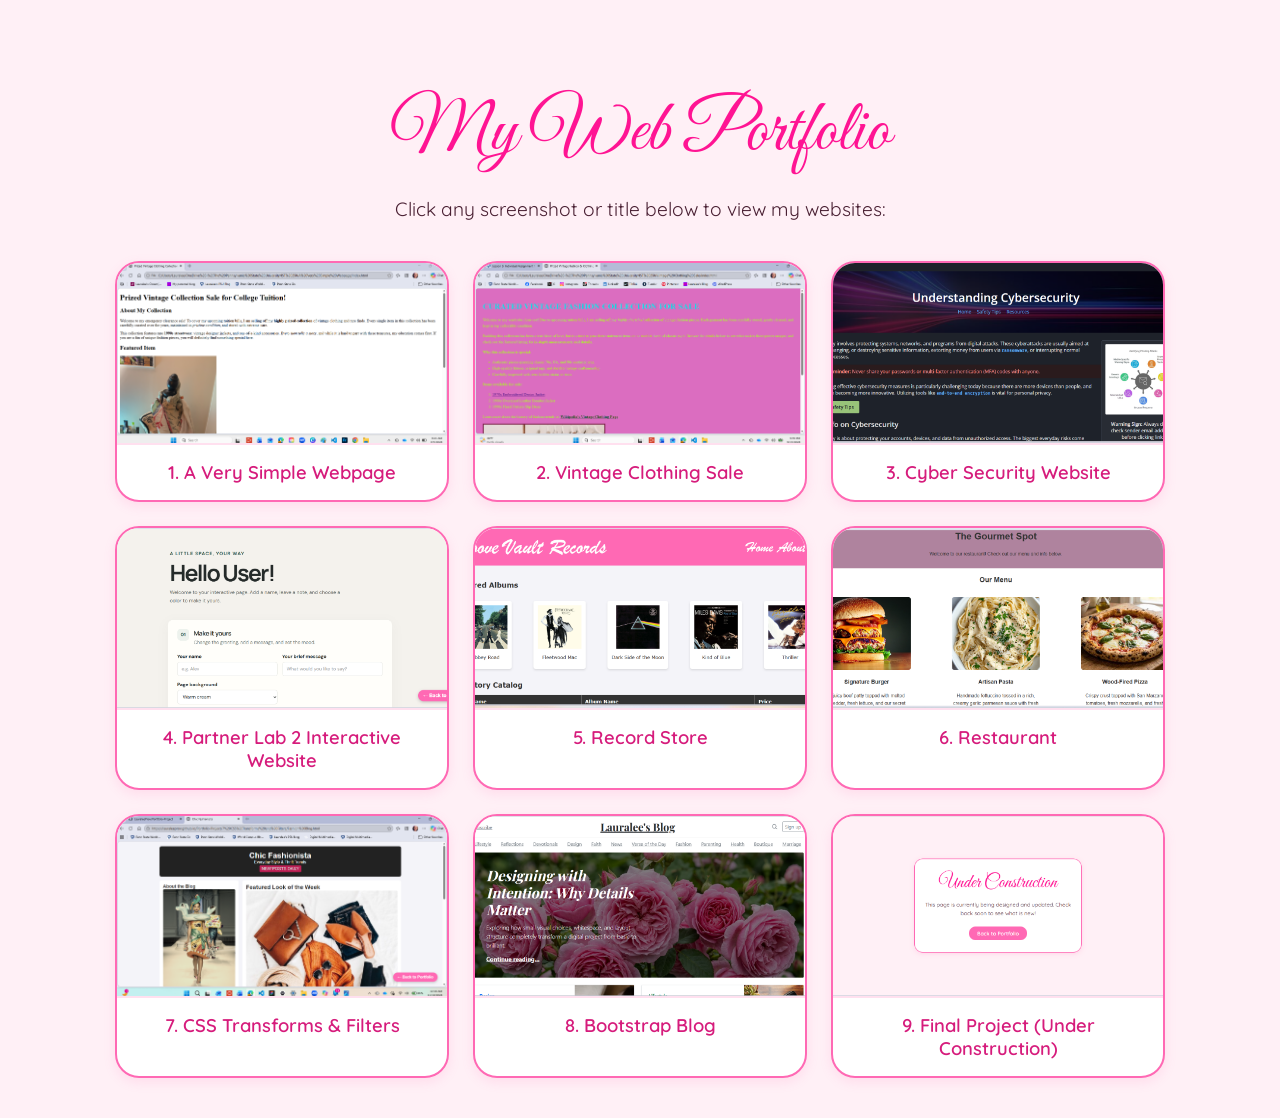
<file: index.html>
<!DOCTYPE html>
<html lang="en">
<head>
  <meta charset="UTF-8">
  <meta name="viewport" content="width=device-width, initial-scale=1.0">
  <title>My Web Design Portfolio</title>
  <link href="https://fonts.googleapis.com/css2?family=Great+Vibes&family=Quicksand:wght@400;600&display=swap" rel="stylesheet">
  <style>
    body {
      background-color: #fff0f6;
      font-family: 'Quicksand', sans-serif;
      color: #4a2033;
      text-align: center;
      margin: 0;
      padding: 40px 20px;
    }

    h1 {
      font-family: 'Great Vibes', cursive;
      font-size: 4.5rem;
      color: #ff1493;
      margin-bottom: 10px;
      font-weight: normal;
    }

    p {
      font-size: 1.2rem;
      margin-bottom: 40px;
    }

    .project-grid {
      max-width: 1050px;
      margin: 0 auto;
      display: grid;
      grid-template-columns: repeat(auto-fit, minmax(290px, 1fr));
      gap: 24px;
    }

    .project-card {
      background-color: #ffffff;
      border: 2px solid #ff69b4;
      border-radius: 24px;
      overflow: hidden;
      box-shadow: 0 4px 12px rgba(255, 105, 180, 0.15);
      transition: transform 0.2s ease;
    }

    .project-card:hover {
      transform: translateY(-4px);
    }

    .project-card a {
      text-decoration: none;
      color: #d61c7c;
      display: block;
    }

    .project-card img {
      width: 100%;
      height: 180px;
      object-fit: cover;
      border-bottom: 2px solid #ffe0ef;
      display: block;
    }

    .project-title {
      padding: 16px;
      font-size: 1.15rem;
      font-weight: 600;
    }
  </style>
</head>
<body>

  <h1>My Web Portfolio</h1>
  <p>Click any screenshot or title below to view my websites:</p>

  <div class="project-grid">
    <div class="project-card">
      <a href="1%20A%20Very%20Simple%20Webpage/">
        <img src="Screenshots/proj1.png" alt="Project 1 Screenshot">
        <div class="project-title">1. A Very Simple Webpage</div>
      </a>
    </div>

    <div class="project-card">
      <a href="2%20Vintage%20Clothing%20Sale/">
        <img src="Screenshots/proj2.png" alt="Project 2 Screenshot">
        <div class="project-title">2. Vintage Clothing Sale</div>
      </a>
    </div>

    <div class="project-card">
      <a href="3%20Cyber%20Security%20Website/">
        <img src="Screenshots/proj3.png" alt="Project 3 Screenshot">
        <div class="project-title">3. Cyber Security Website</div>
      </a>
    </div>

    <div class="project-card">
      <a href="4%20Partner%20Lab%202%20Interactive%20Website%20-%20Submission/Partner%20Lab%202%20Interactive%20Website/">
        <img src="Screenshots/proj4.png" alt="Project 4 Screenshot">
        <div class="project-title">4. Partner Lab 2 Interactive Website</div>
      </a>
    </div>

    <div class="project-card">
      <a href="5%20Record%20Store/">
        <img src="Screenshots/proj5.png" alt="Project 5 Screenshot">
        <div class="project-title">5. Record Store</div>
      </a>
    </div>

    <div class="project-card">
      <a href="6%20Restaurant/">
        <img src="Screenshots/proj6.png" alt="Project 6 Screenshot">
        <div class="project-title">6. Restaurant</div>
      </a>
    </div>

    <div class="project-card">
      <a href="7%20CSS%20Transforms%20and%20Filters/Fashion%20Blog.html">
        <img src="Screenshots/proj7.png" alt="Project 7 Screenshot">
        <div class="project-title">7. CSS Transforms &amp; Filters</div>
      </a>
    </div>

    <div class="project-card">
      <a href="8%20Bootstrap%20Blog/">
        <img src="Screenshots/proj8.png" alt="Project 8 Screenshot">
        <div class="project-title">8. Bootstrap Blog</div>
      </a>
    </div>

    <div class="project-card">
      <a href="construction.html">
        <img src="Screenshots/proj9.png" alt="Project 9 Screenshot">
        <div class="project-title">9. Final Project (Under Construction)</div>
      </a>
    </div>
  </div>

</body>
</html>
</file>
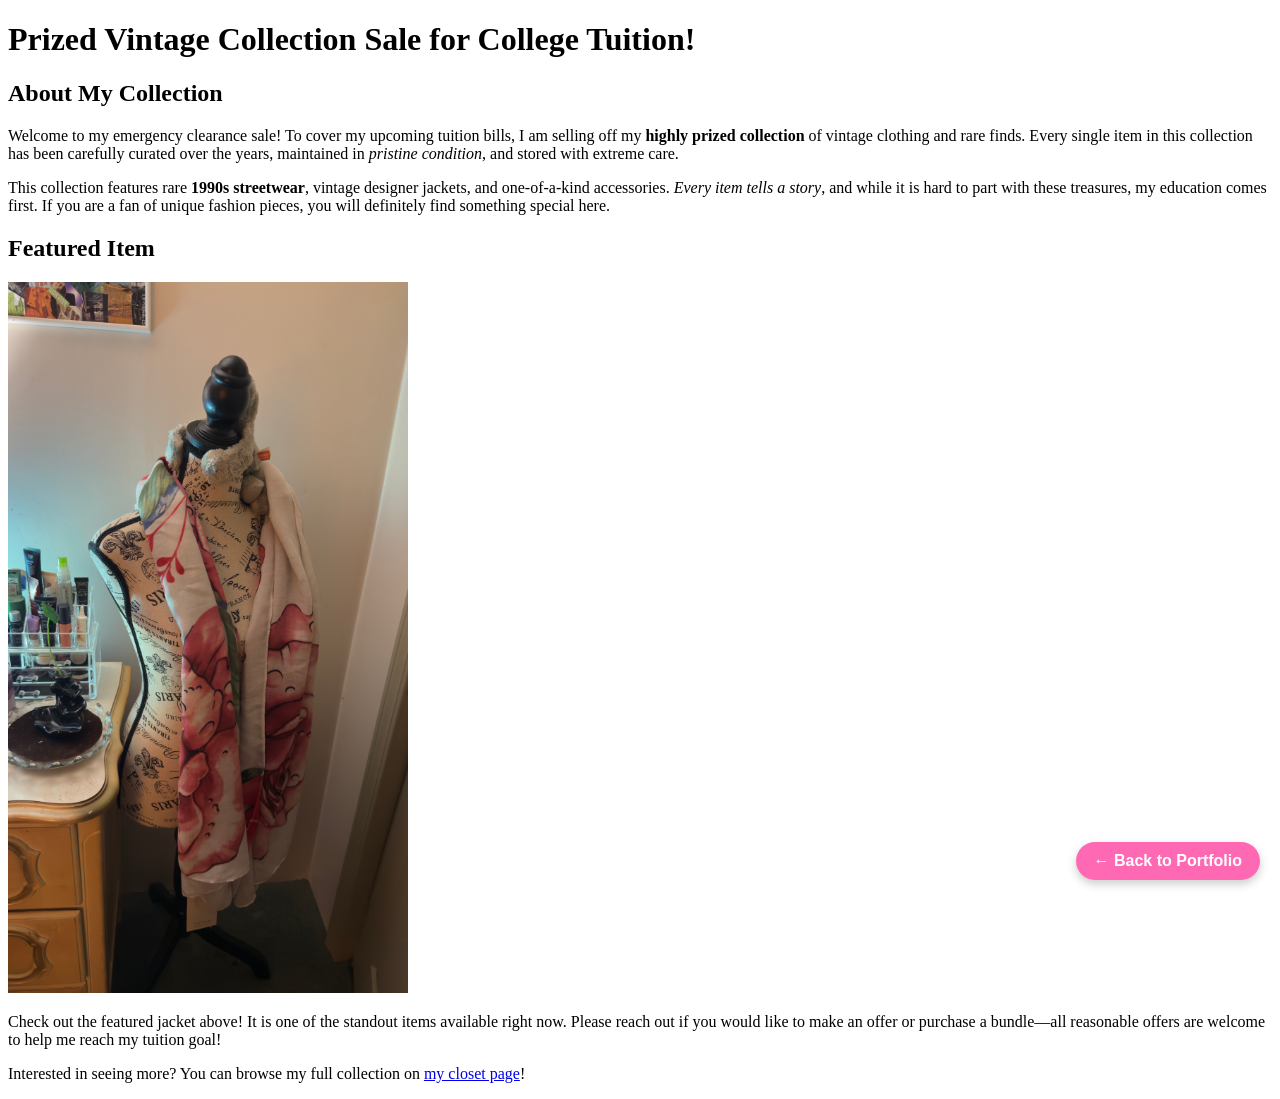
<file: 1 A Very Simple Webpage/index.html>
<!DOCTYPE html>
<html lang="en">
<head>
    <meta charset="UTF-8">
    <!-- Requirement: Set a title for your page in the title bar -->
    <title>Prized Vintage Clothing Collection Sale</title>
</head>
<body>

    <!-- Requirement: <h1> tag to get the reader's attention -->
    <h1>Prized Vintage Collection Sale for College Tuition!</h1>

    <!-- Requirement: <h2> tag to divide your topics -->
    <h2>About My Collection</h2>

    <!-- Paragraph 1: Intro with bold and italic text -->
    <p>
        Welcome to my emergency clearance sale! To cover my upcoming tuition bills, I am selling off my <strong>highly prized collection</strong> of vintage clothing and rare finds. Every single item in this collection has been carefully curated over the years, maintained in <em>pristine condition</em>, and stored with extreme care.
    </p>

    <!-- Paragraph 2: Details about the collection including <em> tag -->
    <p>
        This collection features rare <strong>1990s streetwear</strong>, vintage designer jackets, and one-of-a-kind accessories. <em>Every item tells a story</em>, and while it is hard to part with these treasures, my education comes first. If you are a fan of unique fashion pieces, you will definitely find something special here.
    </p>

    <!-- Requirement: <h2> tag for a new topic section -->
    <h2>Featured Item</h2>

    <!-- Requirement: <img> tag (replace 'item.jpg' with your actual image file name) -->
    <img src="item.jpg" alt="Featured vintage jacket from collection" width="400">

    <!-- Paragraph 3: Call to action -->
    <p>
        Check out the featured jacket above! It is one of the standout items available right now. Please reach out if you would like to make an offer or purchase a bundle—all reasonable offers are welcome to help me reach my tuition goal!
    <!-- Bonus: Link to your closet -->
<p>
    Interested in seeing more? You can browse my full collection on 
    <a href="https://poshmark.com/closet/lauraleebeth" target="_blank">my closet page</a>!
</p>
    </p>
<a href="../index.html" style="position:fixed; bottom:20px; right:20px; background:#ff69b4; color:#fff; padding:10px 18px; border-radius:25px; text-decoration:none; font-family:sans-serif; font-weight:bold; box-shadow:0 4px 10px rgba(0,0,0,0.2); z-index:9999;">&larr; Back to Portfolio</a>
</body>
</body>
</html>
</file>
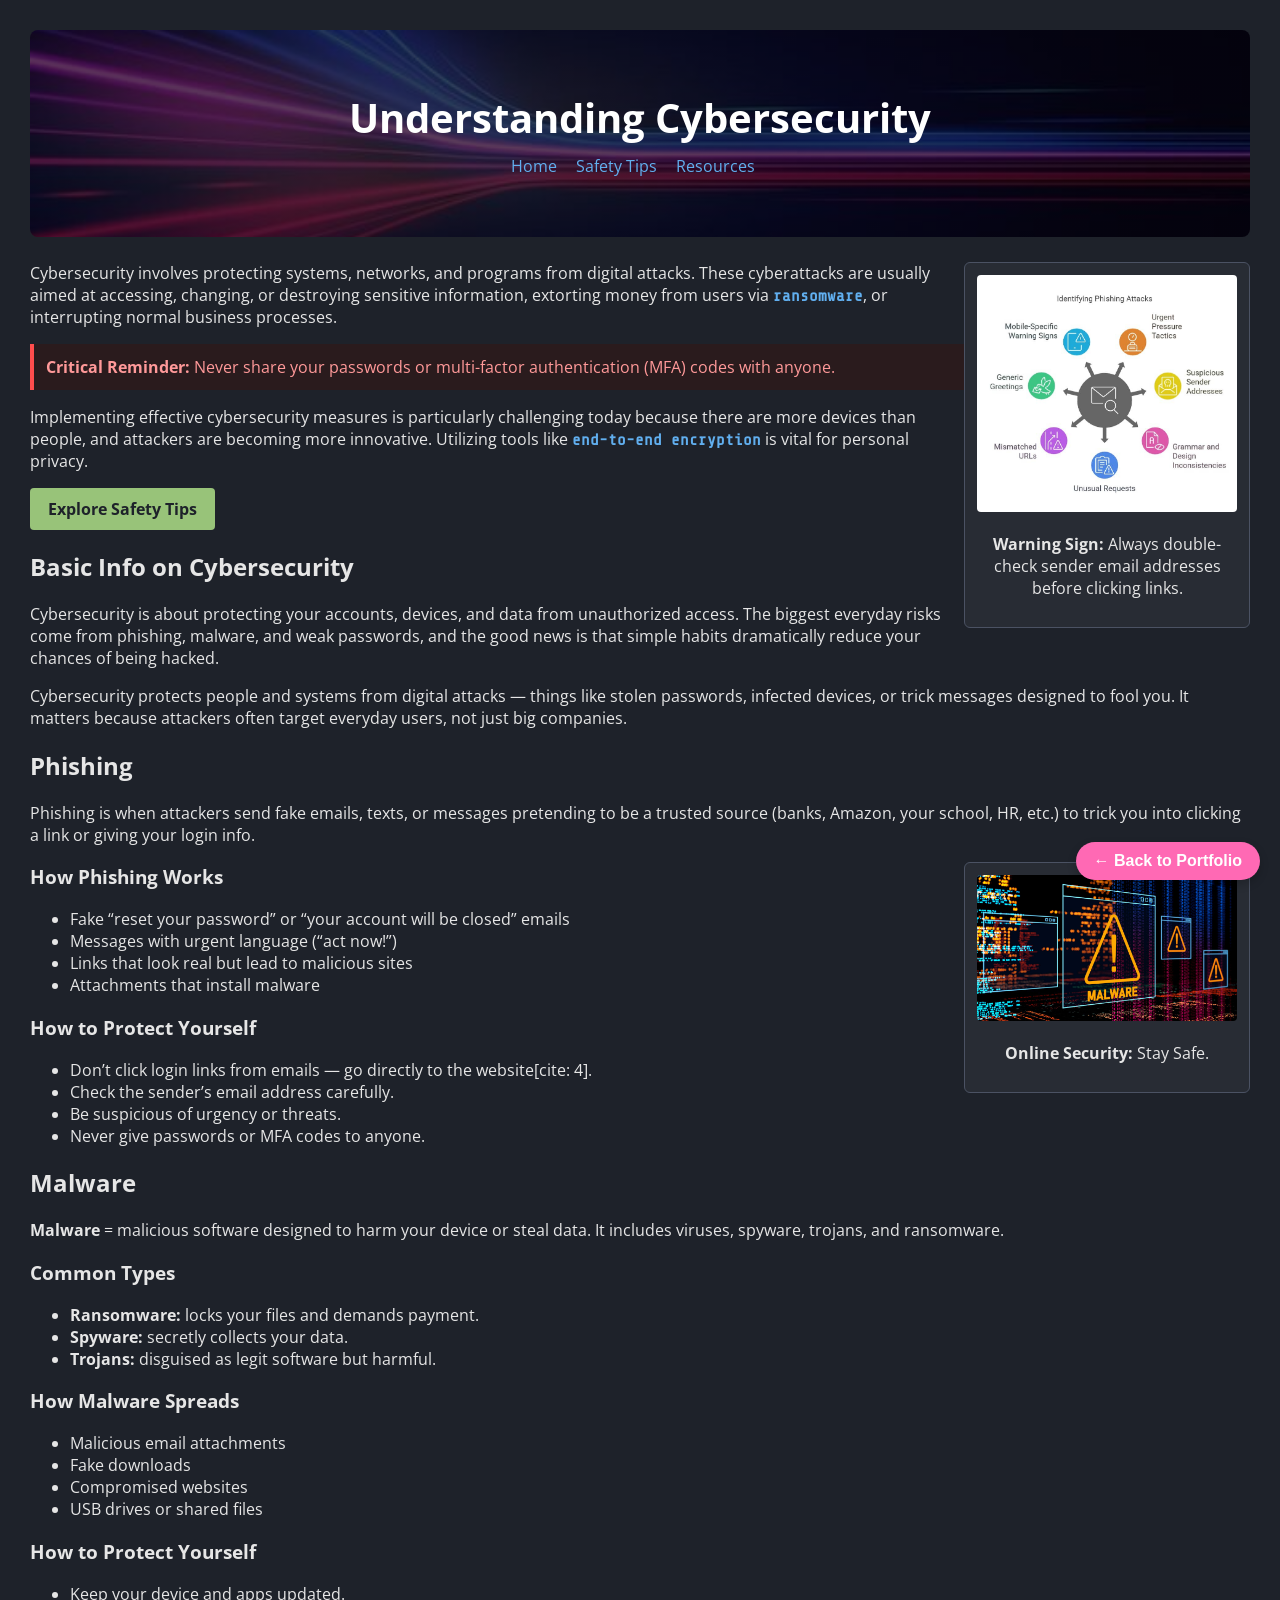
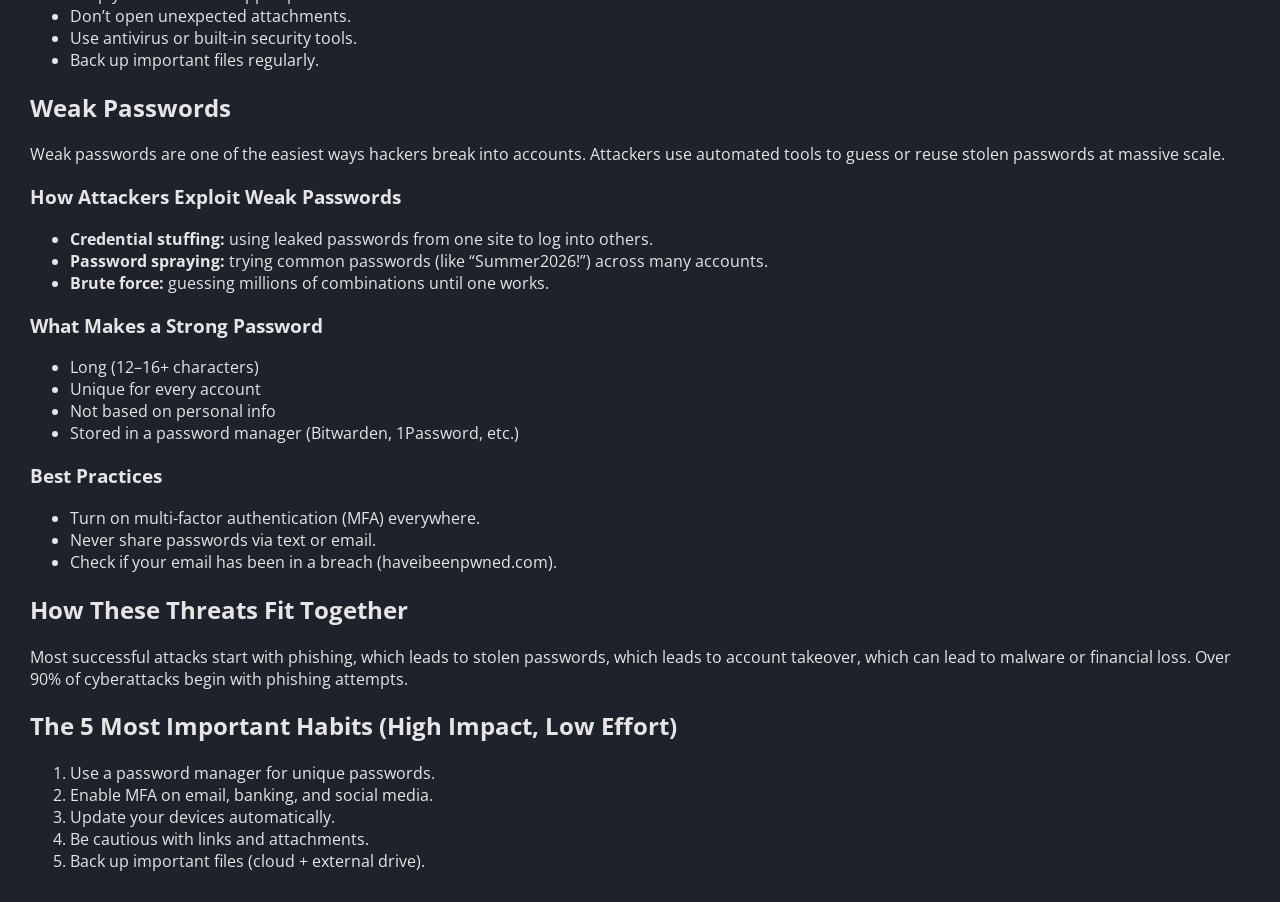
<file: 3 Cyber Security Website/index.html>
<!DOCTYPE html>
<html lang="en">
<head>
    <meta charset="UTF-8">
    <meta name="viewport" content="width=device-width, initial-scale=1.0">
    <title>Cybersecurity Basics - Home</title>
    <!-- Requirement 2: Shared CSS Link -->
    <link rel="stylesheet" href="styles.css">
</head>
<body>
<header>
  <!-- Header Banner Image -->
  <header class="hero-header">
  
  <h1>Understanding Cybersecurity</h1>
  <nav>
    <a href="index.html">Home</a>
    <a href="tips.html">Safety Tips</a>
    <a href="resources.html">Resources</a>
  </nav>
</header>



    <!-- Requirement 3: Floating element containing both text and an image -->
    <!-- Requirement 5: Using div as container -->
    <div class="card-float">
        <img src="phishing.jpg" alt="Phishing Warning Diagram">
        <p><strong>Warning Sign:</strong> Always double-check sender email addresses before clicking links.</p>
    </div>

    <p>
        Cybersecurity involves protecting systems, networks, and programs from digital attacks. These cyberattacks are usually aimed at accessing, changing, or destroying sensitive information, extorting money from users via <span class="tech-term">ransomware</span>, or interrupting normal business processes.
    </p>

    <!-- Requirement 8: CSS Class Selector applied here -->
    <div class="alert-box">
        <strong>Critical Reminder:</strong> Never share your passwords or multi-factor authentication (MFA) codes with anyone.
    </div>

    <p>
        Implementing effective cybersecurity measures is particularly challenging today because there are more devices than people, and attackers are becoming more innovative. Utilizing tools like <span class="tech-term">end-to-end encryption</span> is vital for personal privacy.
    </p>

    <!-- Requirement 9: Hover link button -->
    <p><a href="tips.html" class="nav-btn">Explore Safety Tips</a></p>

<main>
  <!-- Main Overview -->
  <section class="card">
    <h2>Basic Info on Cybersecurity</h2>
    <p>Cybersecurity is about protecting your accounts, devices, and data from unauthorized access. The biggest everyday risks come from phishing, malware, and weak passwords, and the good news is that simple habits dramatically reduce your chances of being hacked.</p>
    <p>Cybersecurity protects people and systems from digital attacks — things like stolen passwords, infected devices, or trick messages designed to fool you. It matters because attackers often target everyday users, not just big companies.</p>
  </section>

  <!-- Threat 1: Phishing (Requirement #3 Floating Image Included Here) -->
  <section class="card">
    <h2>Phishing</h2>
    <p>Phishing is when attackers send fake emails, texts, or messages pretending to be a trusted source (banks, Amazon, your school, HR, etc.) to trick you into clicking a link or giving your login info.</p>
    
    <!-- Floating image container -->
    <div class="card-float">
      <img src="malware.jpg" alt="Protect Against Malware">
      <p><strong>Online Security:</strong> Stay Safe.</p>
    </div>

    <h3>How Phishing Works</h3>
    <ul>
      <li>Fake “reset your password” or “your account will be closed” emails</li>
      <li>Messages with urgent language (“act now!”)</li>
      <li>Links that look real but lead to malicious sites</li>
      <li>Attachments that install malware</li>
    </ul>

    <h3>How to Protect Yourself</h3>
    <ul>
      <li>Don’t click login links from emails — go directly to the website[cite: 4].</li>
      <li>Check the sender’s email address carefully.</li>
      <li>Be suspicious of urgency or threats.</li>
      <li>Never give passwords or MFA codes to anyone.</li>
    </ul>
  </section>

  <!-- Threat 2: Malware -->
  <section class="card">
    <h2>Malware</h2>
    <p><strong>Malware</strong> = malicious software designed to harm your device or steal data. It includes viruses, spyware, trojans, and ransomware.</p>
    
    <h3>Common Types</h3>
    <ul>
      <li><strong>Ransomware:</strong> locks your files and demands payment.</li>
      <li><strong>Spyware:</strong> secretly collects your data.</li>
      <li><strong>Trojans:</strong> disguised as legit software but harmful.</li>
    </ul>

    <h3>How Malware Spreads</h3>
    <ul>
      <li>Malicious email attachments</li>
      <li>Fake downloads</li>
      <li>Compromised websites</li>
      <li>USB drives or shared files</li>
    </ul>

    <h3>How to Protect Yourself</h3>
    <ul>
      <li>Keep your device and apps updated.</li>
      <li>Don’t open unexpected attachments.</li>
      <li>Use antivirus or built-in security tools.</li>
      <li>Back up important files regularly.</li>
    </ul>
  </section>

  <!-- Threat 3: Weak Passwords -->
  <section class="card">
    <h2>Weak Passwords</h2>
    <p>Weak passwords are one of the easiest ways hackers break into accounts. Attackers use automated tools to guess or reuse stolen passwords at massive scale.</p>

    <h3>How Attackers Exploit Weak Passwords</h3>
    <ul>
      <li><strong>Credential stuffing:</strong> using leaked passwords from one site to log into others.</li>
      <li><strong>Password spraying:</strong> trying common passwords (like “Summer2026!”) across many accounts.</li>
      <li><strong>Brute force:</strong> guessing millions of combinations until one works.</li>
    </ul>

    <h3>What Makes a Strong Password</h3>
    <ul>
      <li>Long (12–16+ characters)</li>
      <li>Unique for every account</li>
      <li>Not based on personal info</li>
      <li>Stored in a password manager (Bitwarden, 1Password, etc.)</li>
    </ul>

    <h3>Best Practices</h3>
    <ul>
      <li>Turn on multi-factor authentication (MFA) everywhere.</li>
      <li>Never share passwords via text or email.</li>
      <li>Check if your email has been in a breach (haveibeenpwned.com).</li>
    </ul>
  </section>

  <!-- How They Fit Together -->
  <section class="card">
    <h2>How These Threats Fit Together</h2>
    <p>Most successful attacks start with phishing, which leads to stolen passwords, which leads to account takeover, which can lead to malware or financial loss. <span class="highlight">Over 90% of cyberattacks begin with phishing attempts.</span></p>
  </section>

  <!-- Top 5 Habits (Ordered List) -->
  <section class="card">
    <h2>The 5 Most Important Habits (High Impact, Low Effort)</h2>
    <ol>
      <li>Use a password manager for unique passwords.</li>
      <li>Enable MFA on email, banking, and social media.</li>
      <li>Update your devices automatically.</li>
      <li>Be cautious with links and attachments.</li>
      <li>Back up important files (cloud + external drive).</li>
    </ol>
  </section>
</main>

<a href="../index.html" style="position:fixed; bottom:20px; right:20px; background:#ff69b4; color:#fff; padding:10px 18px; border-radius:25px; text-decoration:none; font-family:sans-serif; font-weight:bold; box-shadow:0 4px 10px rgba(0,0,0,0.2); z-index:9999;">&larr; Back to Portfolio</a>
</body>

</body>
</html>
</file>
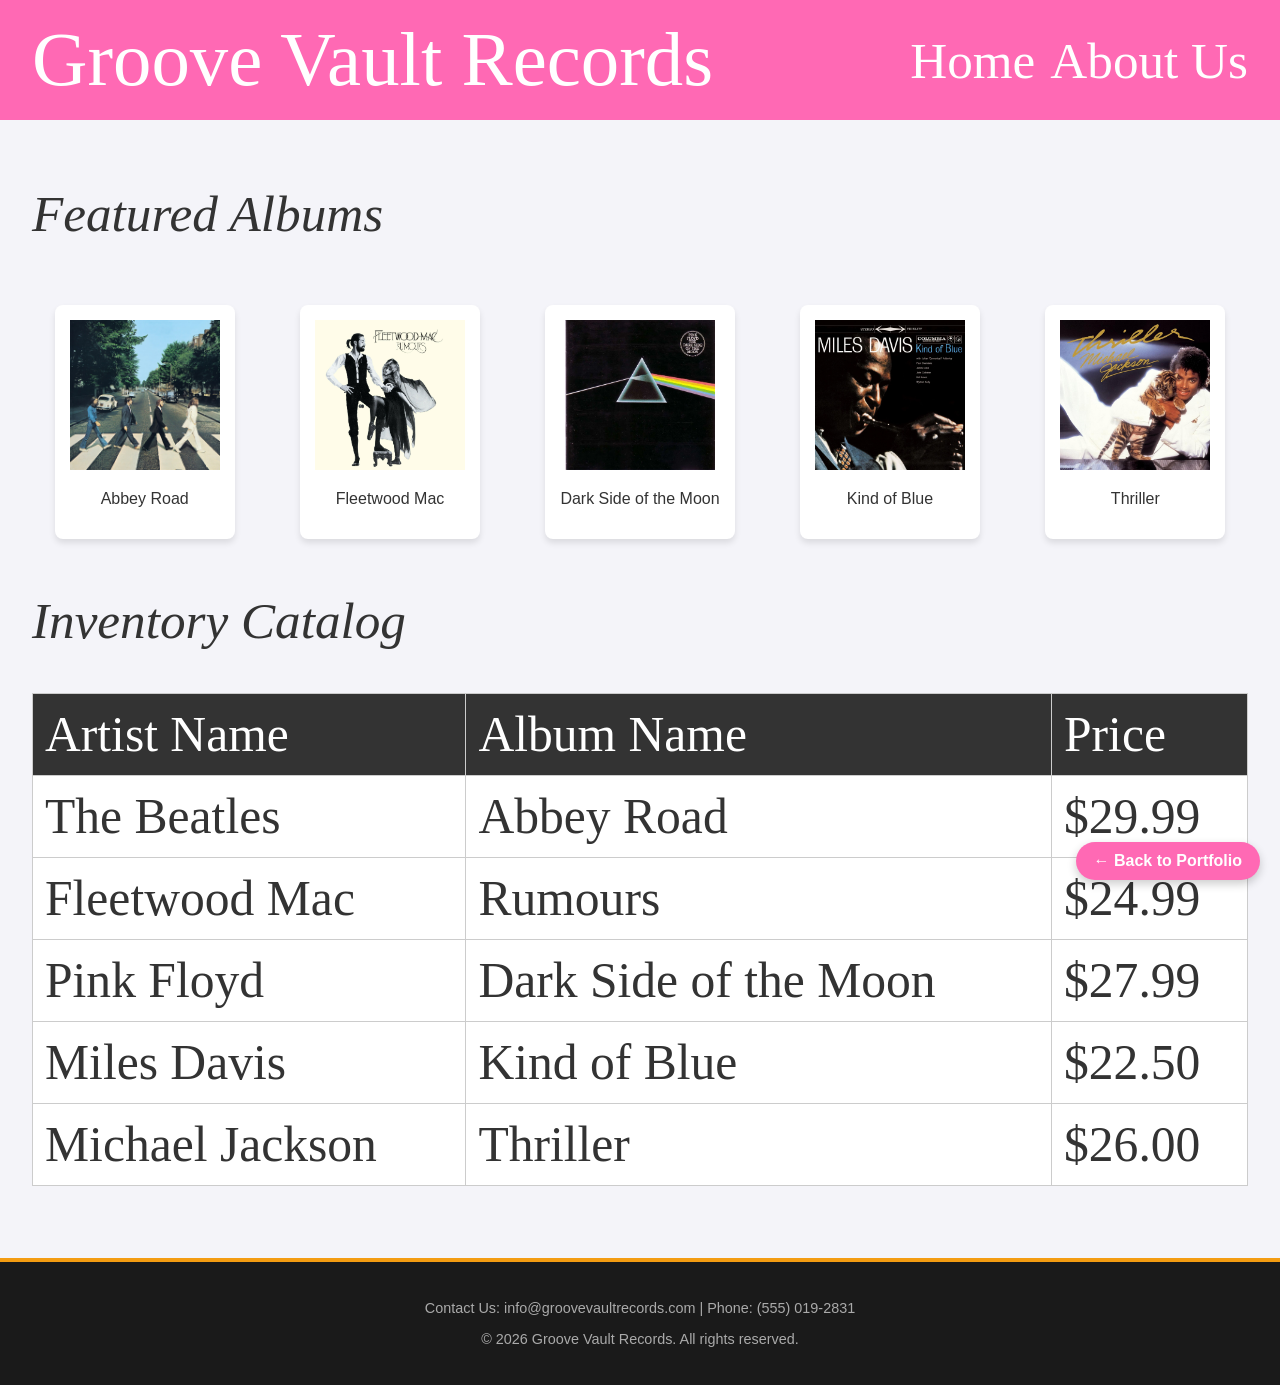
<file: 5 Record Store/index.html>
<!DOCTYPE html>
<html lang="en">
<head>
  <meta charset="UTF-8">
  <meta name="viewport" content="width=device-width, initial-scale=1.0">
  <title>The Record Store - Home</title>
  <link rel="stylesheet" href="styles.css">
</head>
<body>

  
  <header>
    <h1>Groove Vault Records</h1>
    <nav>
      <ul>
        <li><a href="index.html">Home</a></li>
        <li><a href="about.html">About Us</a></li>
      </ul>
    </nav>
  </header>

  <main>
    <section>
      <h2>Featured Albums</h2>
      
      <div class="flex-container">
        <div class="featured-record">
          <img src="AbbeyRoad.jpg" alt="Abbey Road" width="150" height="150">
          <p>Abbey Road</p>
        </div>
        <div class="featured-record">
          <img src="Rumours.jpg" alt="Fleetwood Mac" width="150" height="150">
          <p>Fleetwood Mac</p>
        </div>
        <div class="featured-record">
          <img src="PinkFloyd.jpg" alt="Dark Side of the Moon" width="150" height="150">
          <p>Dark Side of the Moon</p>
        </div>
        <div class="featured-record">
          <img src="MilesDavis.jpg" alt="Kind of Blue" width="150" height="150">
          <p>Kind of Blue</p>
        </div>
        <div class="featured-record">
          <img src="Thriller.jpg" alt="Thriller" width="150" height="150">
          <p>Thriller</p>
        </div>
      </div>
    </section>

    <section>
      <h2>Inventory Catalog</h2>
      
      <table>
        <thead>
          <tr>
            <th>Artist Name</th>
            <th>Album Name</th>
            <th>Price</th>
          </tr>
        </thead>
        <tbody>
          <tr>
            <td>The Beatles</td>
            <td>Abbey Road</td>
            <td>$29.99</td>
          </tr>
          <tr>
            <td>Fleetwood Mac</td>
            <td>Rumours</td>
            <td>$24.99</td>
          </tr>
          <tr>
            <td>Pink Floyd</td>
            <td>Dark Side of the Moon</td>
            <td>$27.99</td>
          </tr>
          <tr>
            <td>Miles Davis</td>
            <td>Kind of Blue</td>
            <td>$22.50</td>
          </tr>
          <tr>
            <td>Michael Jackson</td>
            <td>Thriller</td>
            <td>$26.00</td>
          </tr>
        </tbody>
      </table>
    </section>
  </main>

  
  <footer>
    <p>Contact Us: info@groovevaultrecords.com | Phone: (555) 019-2831</p>
    <p>&copy; 2026 Groove Vault Records. All rights reserved.</p>
  </footer>
<a href="../index.html" style="position:fixed; bottom:20px; right:20px; background:#ff69b4; color:#fff; padding:10px 18px; border-radius:25px; text-decoration:none; font-family:sans-serif; font-weight:bold; box-shadow:0 4px 10px rgba(0,0,0,0.2); z-index:9999;">&larr; Back to Portfolio</a>
</body>
</body>
</html>
</file>
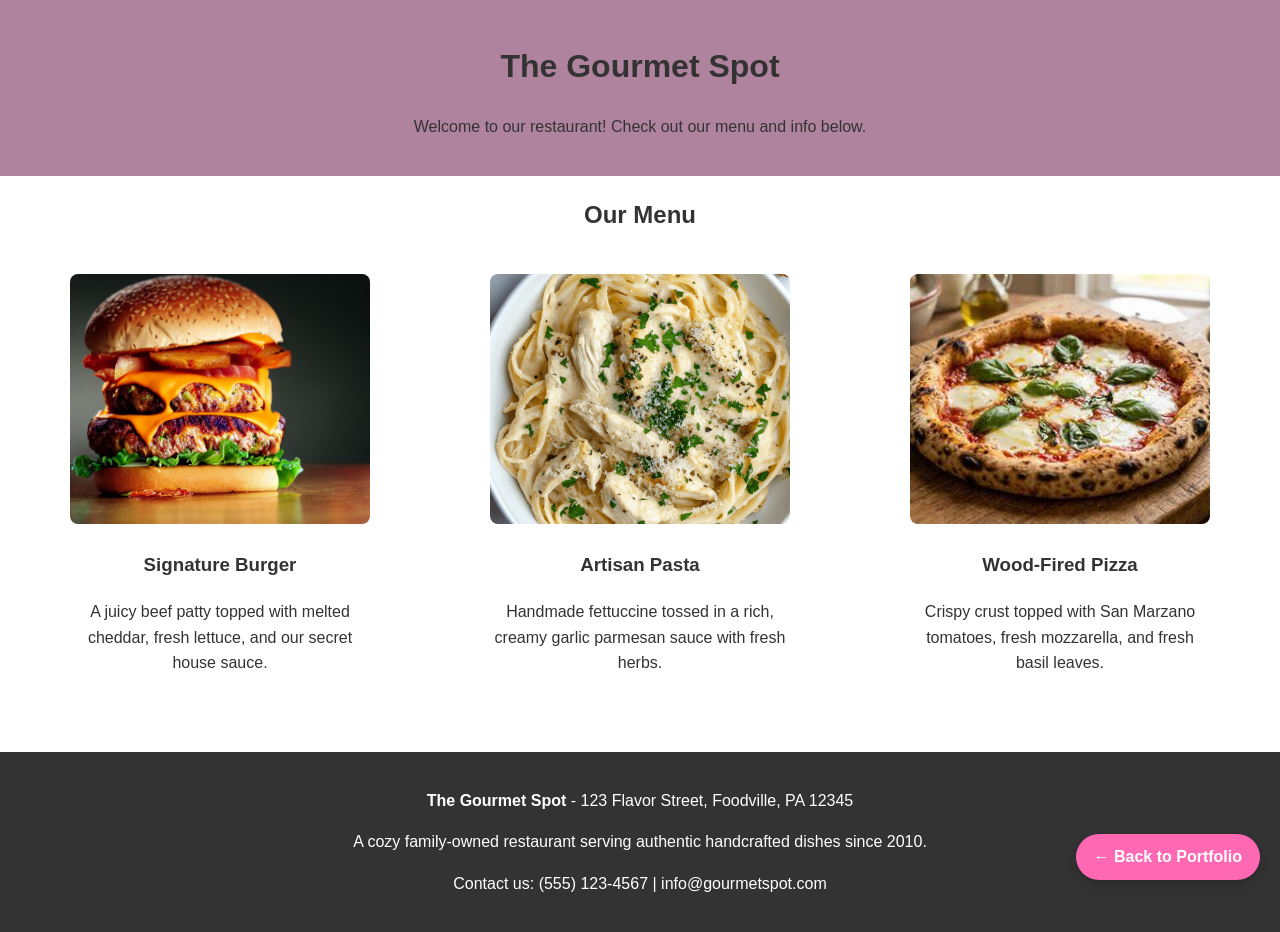
<file: 6 Restaurant/index.html>
<!DOCTYPE html>
<html lang="en">
<head>
    <meta charset="UTF-8">
    <meta name="viewport" content="width=device-width, initial-scale=1.0">
    <title>The Responsive Restaurant</title>
    <style>
        /* --- Base / Desktop Styles (Full-sized screen) --- */
        body {
            font-family: Arial, sans-serif;
            margin: 0;
            padding: 0;
            line-height: 1.6;
            color: #333;
        }

        header {
            background-color: #af839e;
            padding: 20px;
            text-align: center;
        }

        h2 {
            text-align: center;
            margin-bottom: 20px;
        }

        /* Menu Section - Full Screen Gallery */
        #menu .menu-container {
            display: flex;
            justify-content: space-around;
            gap: 20px;
            padding: 20px;
        }

        .menu-item {
            text-align: center;
            max-width: 300px;
        }

        /* Gallery of large images */
        .menu-item img {
            width: 100%;
            height: 250px;
            object-fit: cover;
            border-radius: 8px;
        }

        /* Directions are hidden on full desktop view */
        #directions {
            display: none;
        }

        /* Desktop Footer: Full Info */
        footer {
            background-color: #333;
            color: white;
            text-align: center;
            padding: 20px;
            margin-top: 40px;
        }

        footer .tablet-footer-content {
            display: none;
        }


        /* --- Medium-sized screen (iPad / Tablet: max-width: 768px) --- */
        @media screen and (max-width: 768px) {
            #menu .menu-container {
                flex-direction: column;
                align-items: center;
            }

            .menu-item {
                display: flex;
                align-items: center;
                max-width: 90%;
                margin-bottom: 15px;
                text-align: left;
                background: #fdfdfd;
                border: 1px solid #ddd;
                padding: 10px;
                border-radius: 6px;
            }

            /* Small image next to descriptive text */
            .menu-item img {
                width: 100px;
                height: 100px;
                margin-right: 15px;
                flex-shrink: 0;
            }

            /* Tablet Footer: only displays contact info */
            footer .full-footer-content {
                display: none;
            }

            footer .tablet-footer-content {
                display: block;
            }
        }


        /* --- Small screen (Phone: max-width: 480px) --- */
        @media screen and (max-width: 480px) {
            #menu {
                display: none; /* Hide menu gallery on phone */
            }

            #directions {
                display: block; /* Display only directions and small map image */
                padding: 15px;
                text-align: center;
            }

            .small-map {
                width: 100%;
                max-width: 250px;
                height: auto;
                border-radius: 4px;
                margin-top: 10px;
            }

            /* Don't display a footer on phone view */
            footer {
                display: none;
            }
        }
    </style>
</head>
<body>

    <header>
        <h1>The Gourmet Spot</h1>
        <p>Welcome to our restaurant! Check out our menu and info below.</p>
    </header>

    <main>
        <!-- Menu Section (Visible on Desktop & Tablet) -->
        <section id="menu">
            <h2>Our Menu</h2>
            <div class="menu-container">
                <div class="menu-item">
                    <img src="Burger.jpg" alt="Signature Burger">
                    <div class="item-text">
                        <h3>Signature Burger</h3>
                        <p>A juicy beef patty topped with melted cheddar, fresh lettuce, and our secret house sauce.</p>
                    </div>
                </div>

                <div class="menu-item">
                    <img src="Pasta.jpg" alt="Artisan Pasta">
                    <div class="item-text">
                        <h3>Artisan Pasta</h3>
                        <p>Handmade fettuccine tossed in a rich, creamy garlic parmesan sauce with fresh herbs.</p>
                    </div>
                </div>

                <div class="menu-item">
                    <img src="Pizza.jpg" alt="Wood-Fired Pizza">
                    <div class="item-text">
                        <h3>Wood-Fired Pizza</h3>
                        <p>Crispy crust topped with San Marzano tomatoes, fresh mozzarella, and fresh basil leaves.</p>
                    </div>
                </div>
            </div>
        </section>

        <!-- Directions & Map Section (Visible only on Phone) -->
        <section id="directions">
            <h2>Directions to Restaurant</h2>
            <p>We are located at 123 Flavor Street, Foodville. Take Main St. until you reach the central plaza; we are right next to the fountain!</p>
            <div class="map-container">
                <img src="Map.jpg" alt="Small map to the restaurant" class="small-map">
            </div>
        </section>
    </main>

    <!-- Footer Section -->
    <footer>
        <!-- Full Footer (Desktop) -->
        <div class="full-footer-content">
            <p><strong>The Gourmet Spot</strong> - 123 Flavor Street, Foodville, PA 12345</p>
            <p>A cozy family-owned restaurant serving authentic handcrafted dishes since 2010.</p>
            <p>Contact us: (555) 123-4567 | info@gourmetspot.com</p>
        </div>

        <!-- Tablet Footer (Contact Info Only) -->
        <div class="tablet-footer-content">
            <p>Contact us: (555) 123-4567 | info@gourmetspot.com</p>
        </div>
    </footer>
<a href="../index.html" style="position:fixed; bottom:20px; right:20px; background:#ff69b4; color:#fff; padding:10px 18px; border-radius:25px; text-decoration:none; font-family:sans-serif; font-weight:bold; box-shadow:0 4px 10px rgba(0,0,0,0.2); z-index:9999;">&larr; Back to Portfolio</a>
</body>
</body>
</html>
</file>
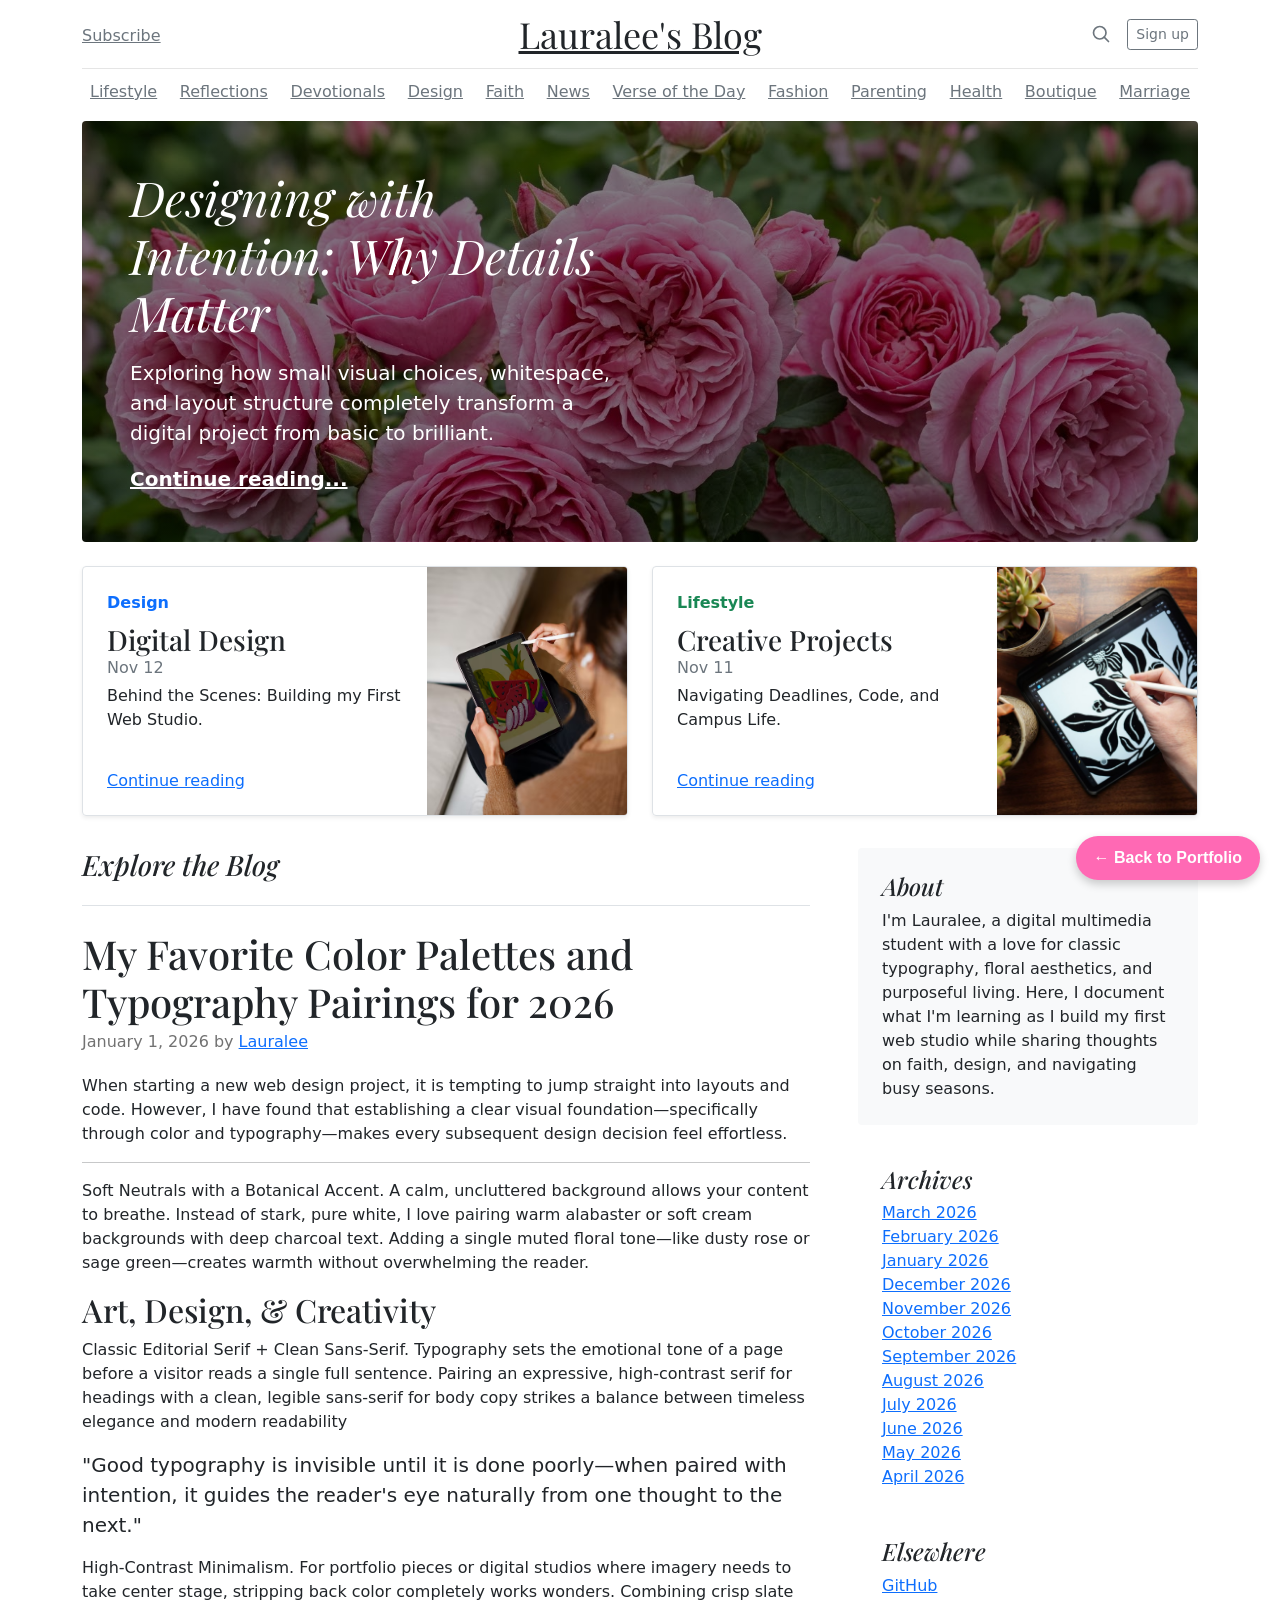
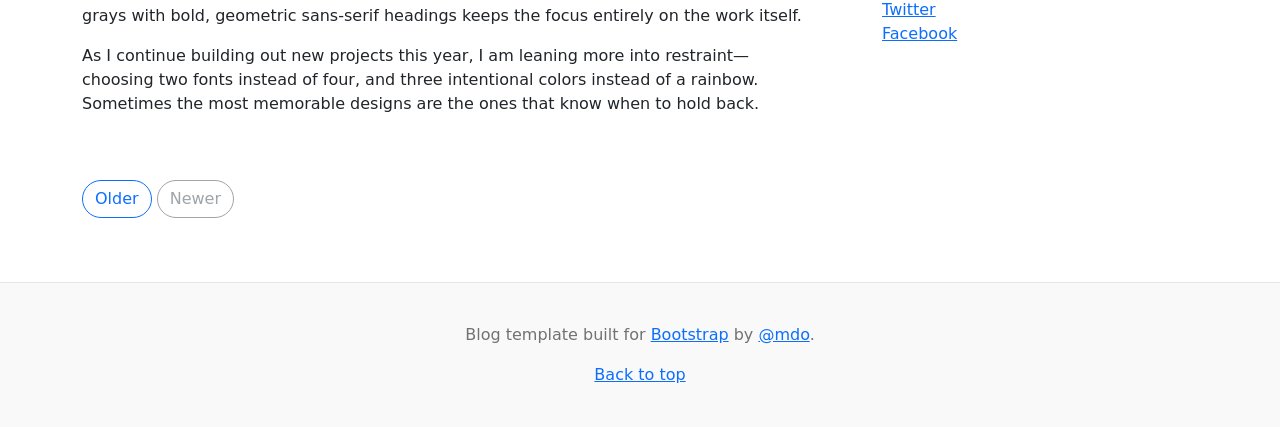
<file: 8 Bootstrap Blog/index.html>
<!doctype html>
<html lang="en">
  <head>
    <meta charset="utf-8">
    <meta name="viewport" content="width=device-width, initial-scale=1">
    <meta name="description" content="">
    <meta name="author" content="Mark Otto, Jacob Thornton, and Bootstrap contributors">
    <meta name="generator" content="Hugo 0.88.1">
    <title>Blog Template · Bootstrap v5.1</title>

    <link rel="canonical" href="https://getbootstrap.com/docs/5.1/examples/blog/">

    

    <!-- Bootstrap core CSS -->
<link href="bootstrap.min.css" rel="stylesheet">

    <style>
      .bd-placeholder-img {
        font-size: 1.125rem;
        text-anchor: middle;
        -webkit-user-select: none;
        -moz-user-select: none;
        user-select: none;
      }

      @media (min-width: 768px) {
        .bd-placeholder-img-lg {
          font-size: 3.5rem;
        }
      }
    </style>

    
    <!-- Custom styles for this template -->
    <link href="https://fonts.googleapis.com/css?family=Playfair&#43;Display:700,900&amp;display=swap" rel="stylesheet">
    <!-- Custom styles for this template -->
    <link href="blog.css" rel="stylesheet">
  </head>
  <body>
    
<div class="container">
  <header class="blog-header py-3">
    <div class="row flex-nowrap justify-content-between align-items-center">
      <div class="col-4 pt-1">
        <a class="link-secondary" href="#">Subscribe</a>
      </div>
      <div class="col-4 text-center">
        <a class="blog-header-logo text-dark" href="#">Lauralee's Blog</a>
      </div>
      <div class="col-4 d-flex justify-content-end align-items-center">
        <a class="link-secondary" href="#" aria-label="Search">
          <svg xmlns="http://www.w3.org/2000/svg" width="20" height="20" fill="none" stroke="currentColor" stroke-linecap="round" stroke-linejoin="round" stroke-width="2" class="mx-3" role="img" viewBox="0 0 24 24"><title>Search</title><circle cx="10.5" cy="10.5" r="7.5"/><path d="M21 21l-5.2-5.2"/></svg>
        </a>
        <a class="btn btn-sm btn-outline-secondary" href="#">Sign up</a>
      </div>
    </div>
  </header>

  <div class="nav-scroller py-1 mb-2">
    <nav class="nav d-flex justify-content-between">
      <a class="p-2 link-secondary" href="#">Lifestyle</a>
      <a class="p-2 link-secondary" href="#">Reflections</a>
      <a class="p-2 link-secondary" href="#">Devotionals</a>
      <a class="p-2 link-secondary" href="#">Design</a>
      <a class="p-2 link-secondary" href="#">Faith</a>
      <a class="p-2 link-secondary" href="#">News</a>
      <a class="p-2 link-secondary" href="#">Verse of the Day</a>
      <a class="p-2 link-secondary" href="#">Fashion</a>
      <a class="p-2 link-secondary" href="#">Parenting</a>
      <a class="p-2 link-secondary" href="#">Health</a>
      <a class="p-2 link-secondary" href="#">Boutique</a>
      <a class="p-2 link-secondary" href="#">Marriage</a>
    </nav>
  </div>
</div>

<main class="container">
  <!--<div class="p-4 p-md-5 mb-4 text-white rounded bg-dark">-->

    <div class="p-4 p-md-5 mb-4 text-white rounded" style="background-image: linear-gradient(rgba(0, 0, 0, 0.5), rgba(0, 0, 0, 0.5)), url('Roses.jpg'); background-size: cover; background-position: center;">

    <div class="col-md-6 px-0">
      <h1 class="display-4 fst-italic">Designing with Intention: Why Details Matter</h1>
      <p class="lead my-3">Exploring how small visual choices, whitespace, and layout structure completely transform a digital project from basic to brilliant.</p>
      <p class="lead mb-0"><a href="#" class="text-white fw-bold">Continue reading...</a></p>
    </div>
  </div>

  <div class="row mb-2">
    <div class="col-md-6">
      <div class="row g-0 border rounded overflow-hidden flex-md-row mb-4 shadow-sm h-md-250 position-relative">
        <div class="col p-4 d-flex flex-column position-static">
          <strong class="d-inline-block mb-2 text-primary">Design</strong>
          <h3 class="mb-0">Digital Design</h3>
          <div class="mb-1 text-muted">Nov 12</div>
          <p class="card-text mb-auto">Behind the Scenes: Building my First Web Studio.</p>
          <a href="#" class="stretched-link">Continue reading</a>
        </div>
        <div class="col-auto d-none d-lg-block">
          <!--<svg class="bd-placeholder-img" width="200" height="250" xmlns="http://www.w3.org/2000/svg" role="img" aria-label="Placeholder: Thumbnail" preserveAspectRatio="xMidYMid slice" focusable="false"><title>Placeholder</title><rect width="100%" height="100%" fill="#55595c"/><text x="50%" y="50%" fill="#eceeef" dy=".3em">Thumbnail</text></svg>-->


<div class="col-auto d-none d-lg-block">
  <img src="webdesign.jpg" alt="Design Thumbnail" class="bd-placeholder-img" width="200" height="250" style="object-fit: cover;">
</div>

        </div>
      </div>
    </div>
    <div class="col-md-6">
      <div class="row g-0 border rounded overflow-hidden flex-md-row mb-4 shadow-sm h-md-250 position-relative">
        <div class="col p-4 d-flex flex-column position-static">
          <strong class="d-inline-block mb-2 text-success">Lifestyle</strong>
          <h3 class="mb-0">Creative Projects</h3>
          <div class="mb-1 text-muted">Nov 11</div>
          <p class="mb-auto">Navigating Deadlines, Code, and Campus Life.</p>
          <a href="#" class="stretched-link">Continue reading</a>
        </div>
        <div class="col-auto d-none d-lg-block">
          <!--<svg class="bd-placeholder-img" width="200" height="250" xmlns="http://www.w3.org/2000/svg" role="img" aria-label="Placeholder: Thumbnail" preserveAspectRatio="xMidYMid slice" focusable="false"><title>Placeholder</title><rect width="100%" height="100%" fill="#55595c"/><text x="50%" y="50%" fill="#eceeef" dy=".3em">Thumbnail</text></svg>-->


<div class="col-auto d-none d-lg-block">

  <img src="design.jpg" alt="Creative Projects Thumbnail" class="bd-placeholder-img" width="200" height="250" style="object-fit: cover;">
</div>


        </div>
      </div>
    </div>
  </div>

  <div class="row g-5">
    <div class="col-md-8">
      <h3 class="pb-4 mb-4 fst-italic border-bottom">
        Explore the Blog
      </h3>

      <article class="blog-post">
        <h2 class="blog-post-title">My Favorite Color Palettes and Typography Pairings for 2026</h2>
        <p class="blog-post-meta">January 1, 2026 by <a href="#">Lauralee</a></p>

        <p>When starting a new web design project, it is tempting to jump straight into layouts and code. However, I have found that establishing a clear visual foundation—specifically through color and typography—makes every subsequent design decision feel effortless.</p>
        <hr>
        <p>Soft Neutrals with a Botanical Accent. A calm, uncluttered background allows your content to breathe. Instead of stark, pure white, I love pairing warm alabaster or soft cream backgrounds with deep charcoal text. Adding a single muted floral tone—like dusty rose or sage green—creates warmth without overwhelming the reader.</p>
        <h2>Art, Design, & Creativity</h2>
        <p>Classic Editorial Serif + Clean Sans-Serif. Typography sets the emotional tone of a page before a visitor reads a single full sentence. Pairing an expressive, high-contrast serif for headings with a clean, legible sans-serif for body copy strikes a balance between timeless elegance and modern readability</p>
        <blockquote class="blockquote">
          <p>"Good typography is invisible until it is done poorly—when paired with intention, it guides the reader's eye naturally from one thought to the next."</p>
        </blockquote>
        <p>High-Contrast Minimalism. For portfolio pieces or digital studios where imagery needs to take center stage, stripping back color completely works wonders. Combining crisp slate grays with bold, geometric sans-serif headings keeps the focus entirely on the work itself.</p>
       
        <p>As I continue building out new projects this year, I am leaning more into restraint—choosing two fonts instead of four, and three intentional colors instead of a rainbow. Sometimes the most memorable designs are the ones that know when to hold back.</p>
        
         
    
      </article>

      

      <nav class="blog-pagination" aria-label="Pagination">
        <a class="btn btn-outline-primary" href="#">Older</a>
        <a class="btn btn-outline-secondary disabled">Newer</a>
      </nav>

    </div>

    <div class="col-md-4">
      <div class="position-sticky" style="top: 2rem;">
        <div class="p-4 mb-3 bg-light rounded">
          <h4 class="fst-italic">About</h4>
          <p class="mb-0">I'm Lauralee, a digital multimedia student with a love for classic typography, floral aesthetics, and purposeful living. Here, I document what I'm learning as I build my first web studio while sharing thoughts on faith, design, and navigating busy seasons.</p>
        </div>

        <div class="p-4">
          <h4 class="fst-italic">Archives</h4>
          <ol class="list-unstyled mb-0">
            <li><a href="#">March 2026</a></li>
            <li><a href="#">February 2026</a></li>
            <li><a href="#">January 2026</a></li>
            <li><a href="#">December 2026</a></li>
            <li><a href="#">November 2026</a></li>
            <li><a href="#">October 2026</a></li>
            <li><a href="#">September 2026</a></li>
            <li><a href="#">August 2026</a></li>
            <li><a href="#">July 2026</a></li>
            <li><a href="#">June 2026</a></li>
            <li><a href="#">May 2026</a></li>
            <li><a href="#">April 2026</a></li>
          </ol>
        </div>

        <div class="p-4">
          <h4 class="fst-italic">Elsewhere</h4>
          <ol class="list-unstyled">
            <li><a href="#">GitHub</a></li>
            <li><a href="#">Twitter</a></li>
            <li><a href="#">Facebook</a></li>
          </ol>
        </div>
      </div>
    </div>
  </div>

</main>

<footer class="blog-footer">
  <p>Blog template built for <a href="https://getbootstrap.com/">Bootstrap</a> by <a href="https://twitter.com/mdo">@mdo</a>.</p>
  <p>
    <a href="#">Back to top</a>
  </p>
</footer>

<a href="../index.html" style="position:fixed; bottom:20px; right:20px; background:#ff69b4; color:#fff; padding:10px 18px; border-radius:25px; text-decoration:none; font-family:sans-serif; font-weight:bold; box-shadow:0 4px 10px rgba(0,0,0,0.2); z-index:9999;">&larr; Back to Portfolio</a>
</body>
    
  </body>
</html>
</file>
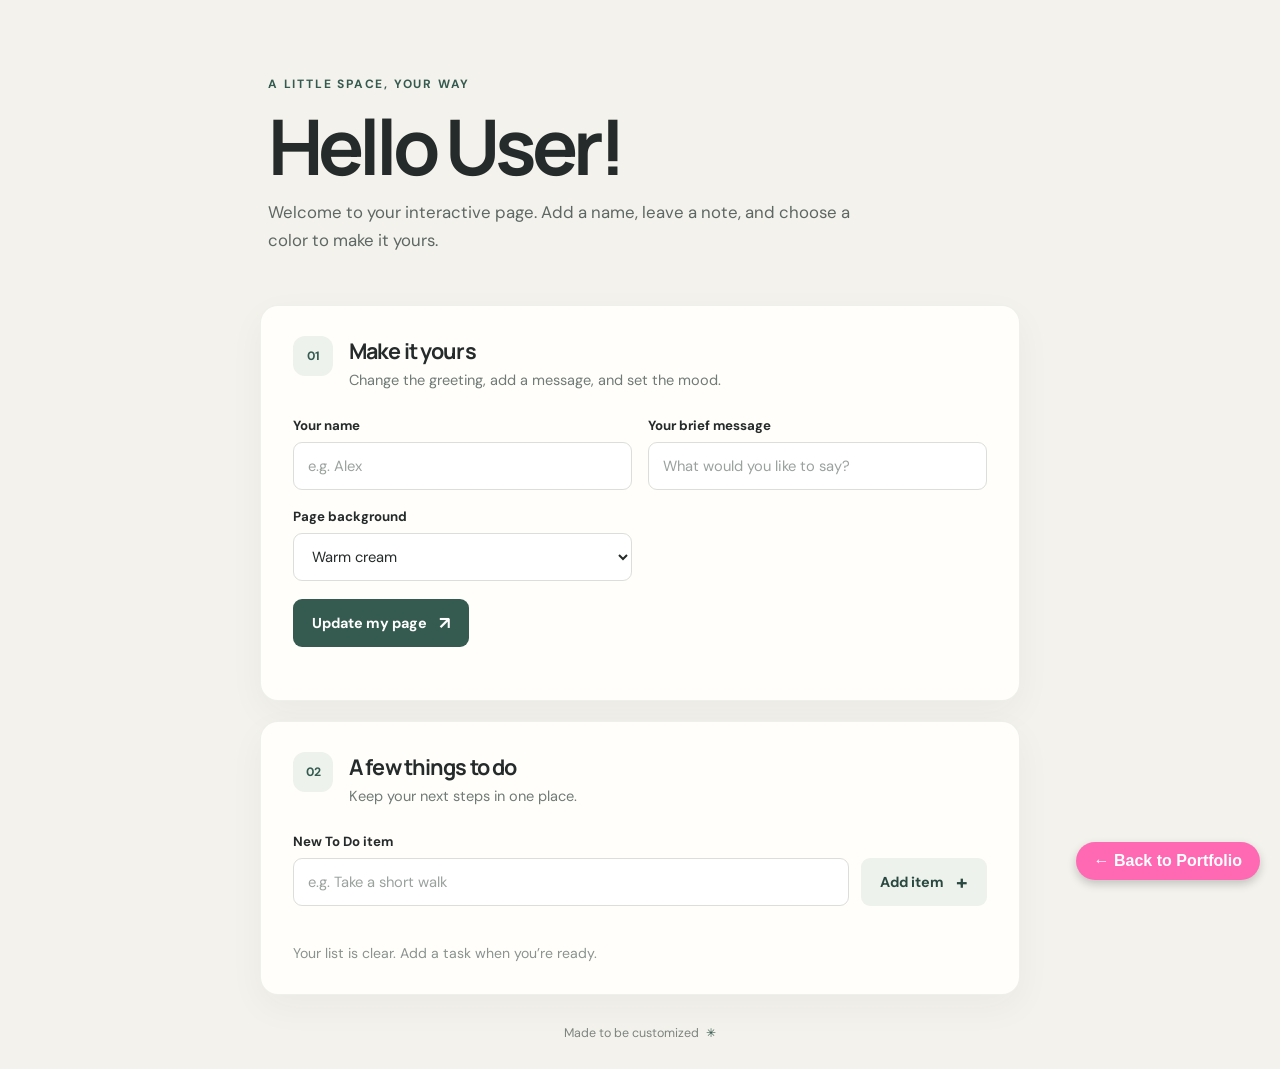
<file: 4 Partner Lab 2 Interactive Website - Submission/Partner Lab 2 Interactive Website/index.html>
<!DOCTYPE html>
<html>
<head>
    <meta charset="UTF-8">
    <meta name="viewport" content="width=device-width, initial-scale=1">
    <meta name="description" content="A small interactive page you can make your own.">
    <title>Make This Page Yours</title>
    <link rel="stylesheet" href="styles.css">
    <script src="script.js" defer></script>
</head>
<body>
    <main class="page-shell">
        <header class="intro">
            <span class="eyebrow">A little space, your way</span>
            <h1 id="greetingHeading">Hello User!</h1>
            <p id="messageParagraph">Welcome to your interactive page. Add a name, leave a note, and choose a color to make it yours.</p>
        </header>

        <section class="panel" aria-labelledby="customizeTitle">
            <div class="section-heading">
                <span class="step-number" aria-hidden="true">01</span>
                <div>
                    <h2 id="customizeTitle">Make it yours</h2>
                    <p>Change the greeting, add a message, and set the mood.</p>
                </div>
            </div>
            <form id="customizeForm">
                <div class="field">
                    <label for="nameInput">Your name</label>
                    <input type="text" id="nameInput" placeholder="e.g. Alex" autocomplete="given-name">
                </div>
                <div class="field">
                    <label for="messageInput">Your brief message</label>
                    <input type="text" id="messageInput" placeholder="What would you like to say?">
                </div>
                <div class="field">
                    <label for="colorSelect">Page background</label>
                    <select id="colorSelect">
                        <option value="#f4f2ed">Warm cream</option>
                        <option value="#e5f2f4">Soft blue</option>
                        <option value="#eaf1e6">Sage green</option>
                        <option value="#fff2d9">Butter yellow</option>
                        <option value="#f6e7eb">Blush pink</option>
                        <option value="#ece8f5">Lavender</option>
                    </select>
                </div>
                <button class="button button-primary" type="submit">Update my page <span aria-hidden="true">↗</span></button>
                <p class="form-status" id="updateStatus" aria-live="polite"></p>
            </form>
        </section>

        <section class="panel todo-panel" aria-labelledby="todoTitle">
            <div class="section-heading">
                <span class="step-number" aria-hidden="true">02</span>
                <div>
                    <h2 id="todoTitle">A few things to do</h2>
                    <p>Keep your next steps in one place.</p>
                </div>
            </div>
            <form id="todoForm" class="todo-form">
                <div class="field todo-field">
                    <label for="todoInput">New To Do item</label>
                    <input type="text" id="todoInput" placeholder="e.g. Take a short walk" required>
                </div>
                <button class="button button-secondary" type="submit">Add item <span aria-hidden="true">+</span></button>
            </form>
            <ol id="todoList" class="todo-list" aria-live="polite"></ol>
            <p id="emptyTodo" class="empty-state">Your list is clear. Add a task when you’re ready.</p>
        </section>

        <footer>Made to be customized <span aria-hidden="true">✳</span></footer>
    </main>
<a href="https://lauraleeprov.github.io/Portfolio-Project/" style="position:fixed; bottom:20px; right:20px; background:#ff69b4; color:#fff; padding:10px 18px; border-radius:25px; text-decoration:none; font-family:sans-serif; font-weight:bold; box-shadow:0 4px 10px rgba(0,0,0,0.2); z-index:9999;">&larr; Back to Portfolio</a>
    
</body>
</html>
</file>
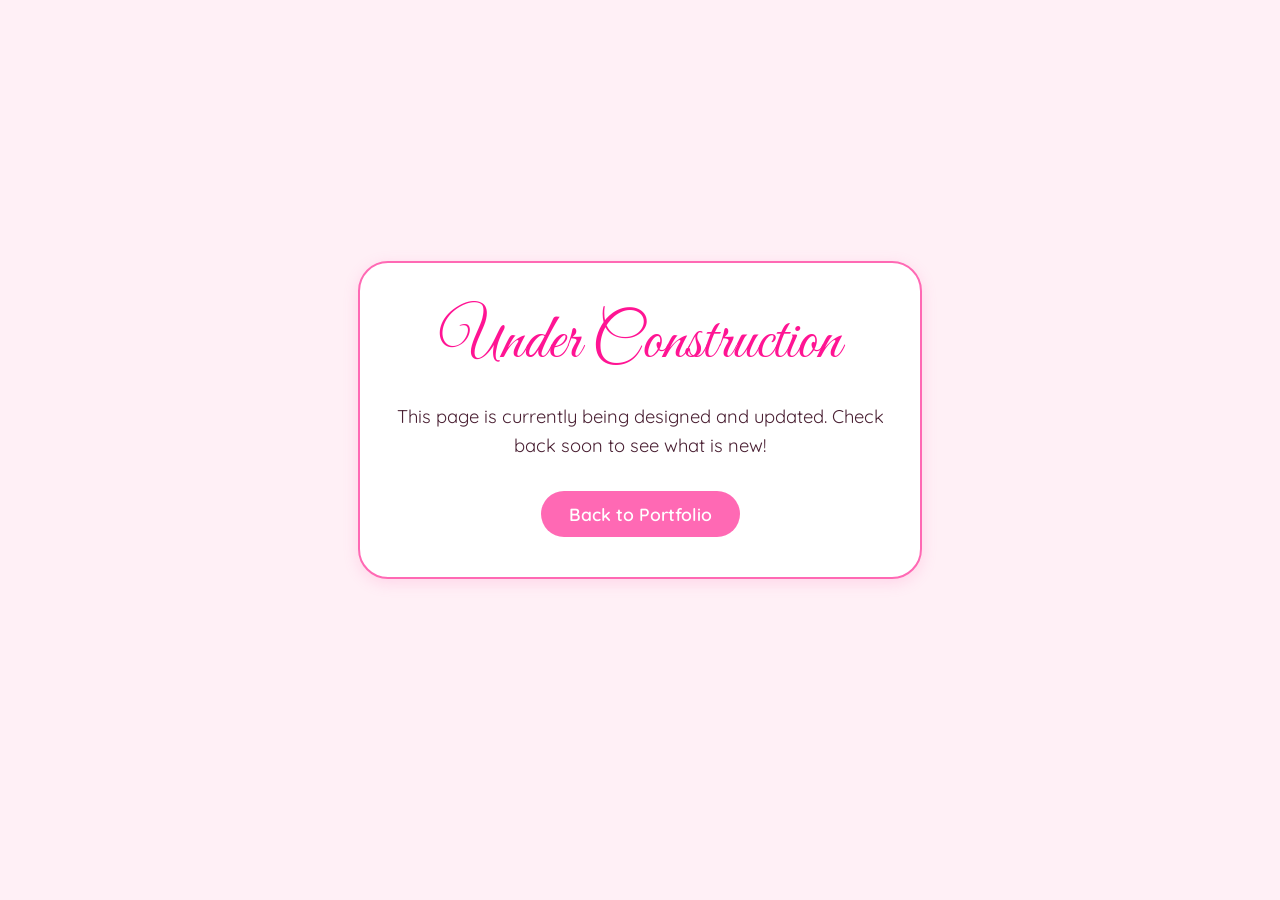
<file: construction.html>
<!DOCTYPE html>
<html lang="en">
<head>
  <meta charset="UTF-8">
  <meta name="viewport" content="width=device-width, initial-scale=1.0">
  <title>Under Construction</title>
  <link href="https://fonts.googleapis.com/css2?family=Great+Vibes&family=Quicksand:wght@400;600&display=swap" rel="stylesheet">
  <style>
    body {
      background-color: #fff0f6;
      font-family: 'Quicksand', sans-serif;
      color: #4a2033;
      text-align: center;
      margin: 0;
      padding: 60px 20px;
      display: flex;
      flex-direction: column;
      align-items: center;
      justify-content: center;
      min-height: 80vh;
    }

    .card {
      background-color: #ffffff;
      border: 2px solid #ff69b4;
      border-radius: 30px;
      padding: 40px 30px;
      max-width: 500px;
      box-shadow: 0 4px 15px rgba(255, 105, 180, 0.2);
    }

    h1 {
      font-family: 'Great Vibes', cursive;
      font-size: 4rem;
      color: #ff1493;
      margin: 0 0 15px 0;
      font-weight: normal;
    }

    p {
      font-size: 1.15rem;
      line-height: 1.6;
      margin-bottom: 30px;
    }

    a.back-btn {
      display: inline-block;
      background-color: #ff69b4;
      color: #ffffff;
      text-decoration: none;
      font-size: 1.1rem;
      font-weight: 600;
      padding: 12px 28px;
      border-radius: 25px;
      transition: background-color 0.2s ease;
    }

    a.back-btn:hover {
      background-color: #ff1493;
    }
  </style>
</head>
<body>

  <div class="card">
    <h1>Under Construction</h1>
    <p>This page is currently being designed and updated. Check back soon to see what is new!</p>
    <a class="back-btn" href="index.html">Back to Portfolio</a>
  </div>

</body>
</html>
</file>
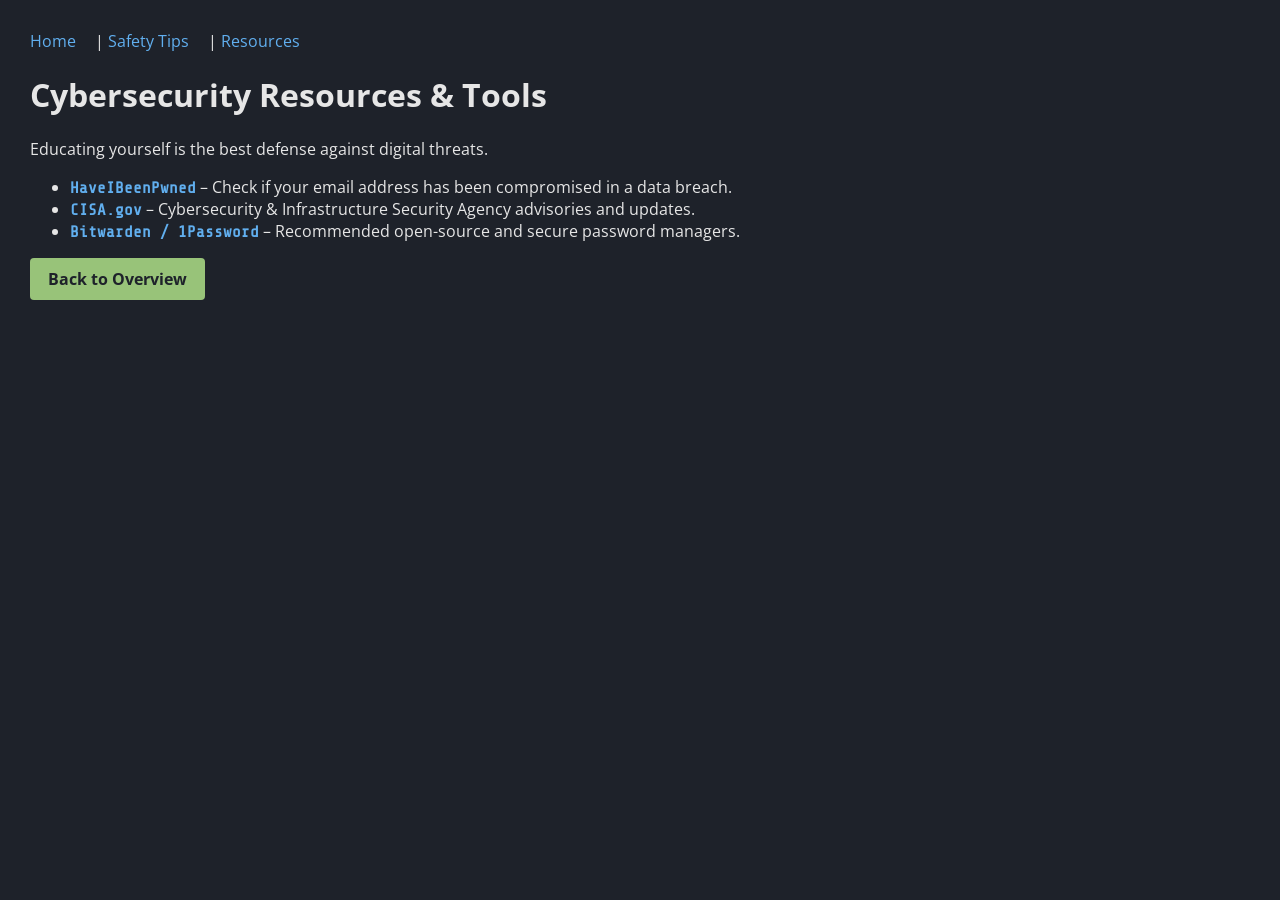
<file: 3 Cyber Security Website/resources.html>
<!DOCTYPE html>
<html lang="en">
<head>
    <meta charset="UTF-8">
    <meta name="viewport" content="width=device-width, initial-scale=1.0">
    <title>Cybersecurity - Resources</title>
    <link rel="stylesheet" href="styles.css">
</head>
<body>

    <nav>
        <a href="index.html">Home</a> | 
        <a href="tips.html">Safety Tips</a> | 
        <a href="resources.html">Resources</a>
    </nav>

    <h1>Cybersecurity Resources & Tools</h1>
    <p>Educating yourself is the best defense against digital threats.</p>

    <ul>
        <li><span class="tech-term">HaveIBeenPwned</span> – Check if your email address has been compromised in a data breach.</li>
        <li><span class="tech-term">CISA.gov</span> – Cybersecurity & Infrastructure Security Agency advisories and updates.</li>
        <li><span class="tech-term">Bitwarden / 1Password</span> – Recommended open-source and secure password managers.</li>
    </ul>

    <p><a href="index.html" class="nav-btn">Back to Overview</a></p>

</body>
</html>
</file>
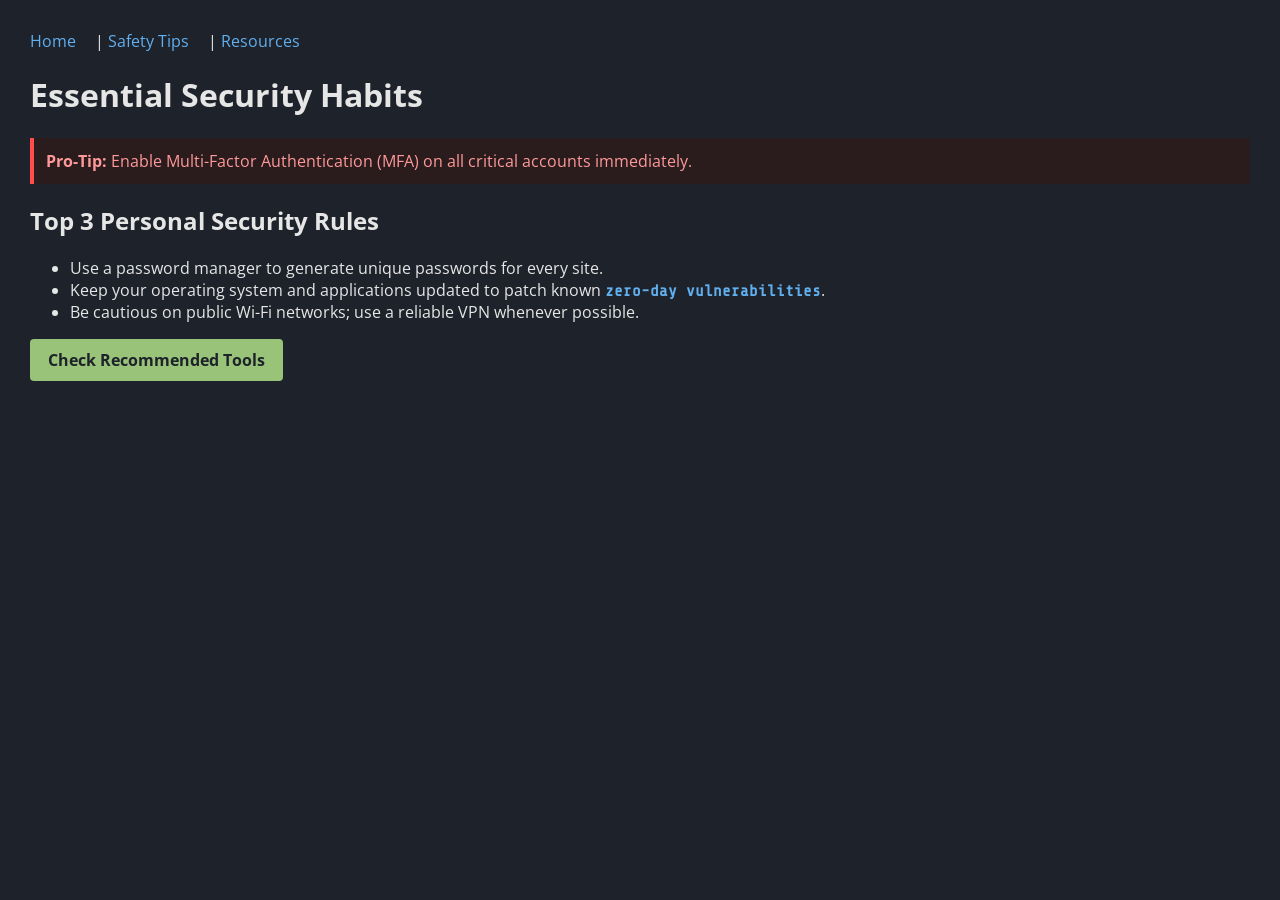
<file: 3 Cyber Security Website/tips.html>
<!DOCTYPE html>
<html lang="en">
<head>
    <meta charset="UTF-8">
    <meta name="viewport" content="width=device-width, initial-scale=1.0">
    <title>Cybersecurity - Safety Tips</title>
    <link rel="stylesheet" href="styles.css">
</head>
<body>

    <nav>
        <a href="index.html">Home</a> | 
        <a href="tips.html">Safety Tips</a> | 
        <a href="resources.html">Resources</a>
    </nav>

    <h1>Essential Security Habits</h1>

    <!-- Requirement 8: Reusing the same class selector on a second page -->
    <div class="alert-box">
        <strong>Pro-Tip:</strong> Enable Multi-Factor Authentication (MFA) on all critical accounts immediately.
    </div>

    <h2>Top 3 Personal Security Rules</h2>
    <ul>
        <li>Use a password manager to generate unique passwords for every site.</li>
        <li>Keep your operating system and applications updated to patch known <span class="tech-term">zero-day vulnerabilities</span>.</li>
        <li>Be cautious on public Wi-Fi networks; use a reliable VPN whenever possible.</li>
    </ul>

    <p><a href="resources.html" class="nav-btn">Check Recommended Tools</a></p>

</body>
</html>
</file>
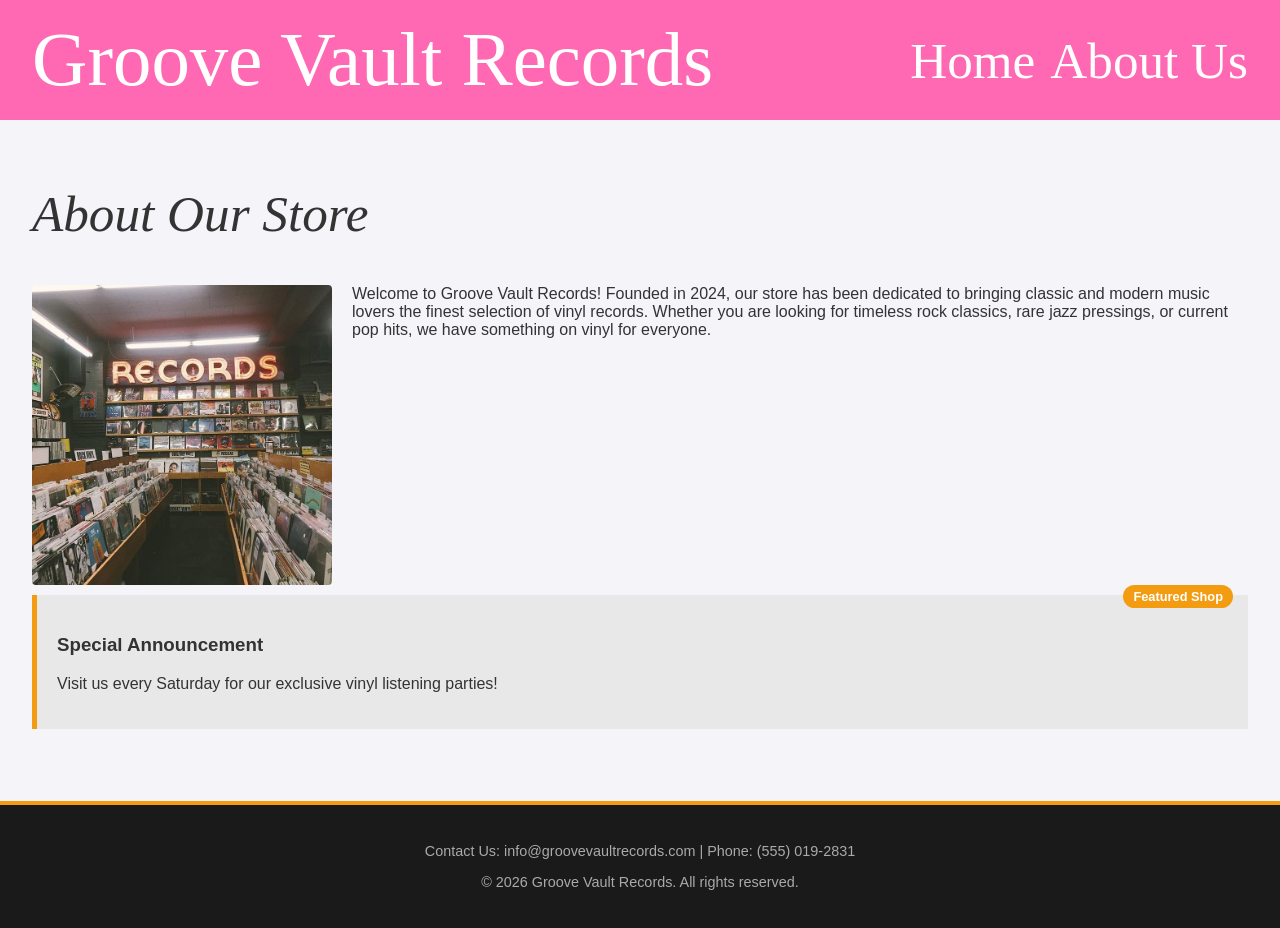
<file: 5 Record Store/about.html>
<!DOCTYPE html>
<html lang="en">
<head>
  <meta charset="UTF-8">
  <meta name="viewport" content="width=device-width, initial-scale=1.0">
  <title>The Record Store - About Us</title>
  <link rel="stylesheet" href="styles.css">
</head>
<body>

  
  <header>
    <h1>Groove Vault Records</h1>
    <nav>
      <ul>
        <li><a href="index.html">Home</a></li>
        <li><a href="about.html">About Us</a></li>
      </ul>
    </nav>
  </header>

  <main>
    
    <section class="about-container">
      <h2>About Our Store</h2>
      
      
      <img src="RecordStore.jpg" alt="Store Front" class="floated-image" width="300" height="300">
      
      <p>
        Welcome to Groove Vault Records! Founded in 2024, our store has been dedicated to bringing classic and modern music lovers the finest selection of vinyl records. Whether you are looking for timeless rock classics, rare jazz pressings, or current pop hits, we have something on vinyl for everyone.
      </p>
      <p
        Our team of vinyl enthusiasts meticulously inspects and curates each record in our inventory to ensure you receive top quality sound and preservation.
      </p>

      
      <div class="relative-box">
        <h3>Special Announcement</h3>
        <p>Visit us every Saturday for our exclusive vinyl listening parties!</p>
        <span class="absolute-badge">Featured Shop</span>
      </div>
    </section>
  </main>

  
  <footer>
    <p>Contact Us: info@groovevaultrecords.com | Phone: (555) 019-2831</p>
    <p>&copy; 2026 Groove Vault Records. All rights reserved.</p>
  </footer>

</body>
</html>
</file>
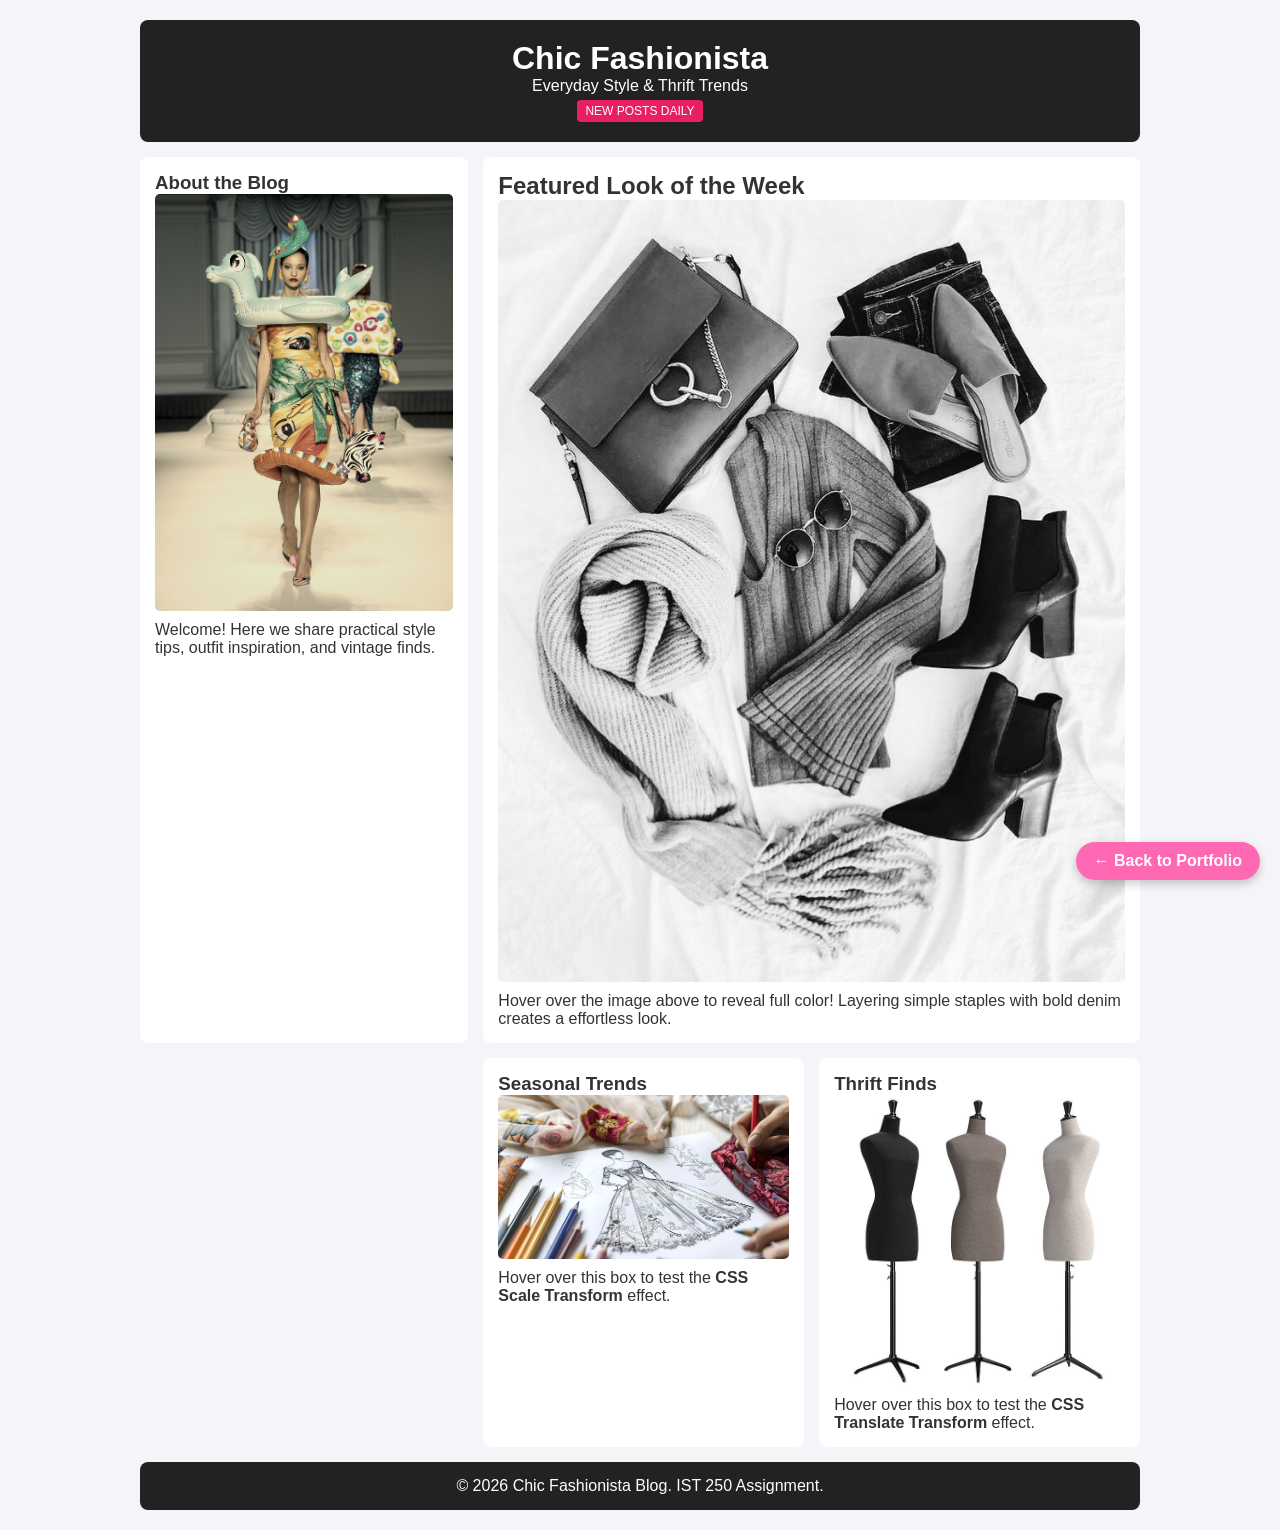
<file: 7 CSS Transforms and Filters/Fashion Blog.html>
<!DOCTYPE html>
<html lang="en">
<head>
  <meta charset="UTF-8">
  <meta name="viewport" content="width=device-width, initial-scale=1.0">
  <title>Chic Fashionista</title>
  <style>
    /* BASIC STYLES */
    * {
      box-sizing: border-box;
      margin: 0;
      padding: 0;
      font-family: Arial, sans-serif;
    }

    body {
      background-color: #f4f4f9;
      color: #333;
      padding: 20px;
    }

    /* GRID LAYOUT (Matches assignment wireframe) */
    .grid-container {
      display: grid;
      grid-template-columns: 1fr 2fr;
      grid-gap: 15px;
      max-width: 1000px;
      margin: 0 auto;
    }

    /* LAYOUT SECTIONS */
    .header {
      grid-column: 1 / -1;
      background-color: #222;
      color: #fff;
      padding: 20px;
      text-align: center;
      border-radius: 8px;
    }

    .sidebar {
      background-color: #ffffff;
      padding: 15px;
      border-radius: 8px;
      border: 1fr solid #ddd;
    }

    .content-a {
      background-color: #ffffff;
      padding: 15px;
      border-radius: 8px;
    }

    .content-b {
      background-color: #ffffff;
      padding: 15px;
      border-radius: 8px;
    }

    .content-c {
      background-color: #ffffff;
      padding: 15px;
      border-radius: 8px;
    }

    .footer {
      grid-column: 1 / -1;
      background-color: #222;
      color: #fff;
      text-align: center;
      padding: 15px;
      border-radius: 8px;
    }

    /* INNER TWO-COLUMN GRID FOR CONTENT B & C */
    .sub-grid {
      grid-column: 2 / 3;
      display: grid;
      grid-template-columns: 1fr 1fr;
      grid-gap: 15px;
    }

    /* IMAGES */
    img {
      width: 100%;
      height: auto;
      border-radius: 5px;
      display: block;
      margin-bottom: 10px;
    }

    /* ==========================================
       ASSIGNMENT REQUIREMENTS (CSS EFFECTS)
       ========================================== */

    /* 1. ANIMATION EFFECT (Applied to the live badge in header) */
    @keyframes pulse {
      0% { transform: scale(1); opacity: 1; }
      50% { transform: scale(1.1); opacity: 0.7; }
      100% { transform: scale(1); opacity: 1; }
    }

    .animated-badge {
      display: inline-block;
      background-color: #e91e63;
      color: white;
      padding: 4px 8px;
      font-size: 12px;
      border-radius: 4px;
      margin-top: 5px;
      /* Animation applied here */
      animation: pulse 2s infinite;
    }

    /* 2. FILTER EFFECTS (Applied to images in Content A and Sidebar) */
    .filter-grayscale {
      /* Filter 1: Grayscale */
      filter: grayscale(100%);
      transition: filter 0.3s;
    }

    .filter-grayscale:hover {
      filter: grayscale(0%);
    }

    .filter-sepia {
      /* Filter 2: Sepia & Brightness */
      filter: sepia(60%) brightness(90%);
      transition: filter 0.3s;
    }

    .filter-sepia:hover {
      filter: sepia(0%) brightness(100%);
    }

    /* 3. TRANSFORM EFFECTS (Applied to Content B & C cards) */
    .transform-zoom {
      transition: transform 0.3s ease;
    }

    .transform-zoom:hover {
      /* Transform 1: Scale (Zoom in) */
      transform: scale(1.05);
    }

    .transform-lift {
      transition: transform 0.3s ease;
    }

    .transform-lift:hover {
      /* Transform 2: TranslateY (Move up slightly) */
      transform: translateY(-8px);
    }
  </style>
</head>
<body>

  <div class="grid-container">
    
    <!-- HEADER SECTION -->
    <header class="header">
      <h1>Chic Fashionista</h1>
      <p>Everyday Style & Thrift Trends</p>
      <span class="animated-badge">NEW POSTS DAILY</span>
    </header>

    <!-- SIDEBAR SECTION -->
    <aside class="sidebar">
      <h3>About the Blog</h3>
      <img src="Fashion1.jpg" alt="Fashion item" class="filter-sepia">
      <p>Welcome! Here we share practical style tips, outfit inspiration, and vintage finds.</p>
    </aside>

    <!-- CONTENT A SECTION (Top Right) -->
    <main class="content-a">
      <h2>Featured Look of the Week</h2>
      <img src="Fashion2.jpg" alt="Featured Fashion" class="filter-grayscale">
      <p>Hover over the image above to reveal full color! Layering simple staples with bold denim creates a effortless look.</p>
    </main>

    <!-- SUB-GRID FOR CONTENT B & CONTENT C -->
    <div class="sub-grid">
      
      <!-- CONTENT B SECTION -->
      <section class="content-b transform-zoom">
        <h3>Seasonal Trends</h3>
        <img src="Fashion3.jpg" alt="Trends">
        <p>Hover over this box to test the <strong>CSS Scale Transform</strong> effect.</p>
      </section>

      <!-- CONTENT C SECTION -->
      <section class="content-c transform-lift">
        <h3>Thrift Finds</h3>
        <img src="Fashion4.jpg" alt="Thrift">
        <p>Hover over this box to test the <strong>CSS Translate Transform</strong> effect.</p>
      </section>

    </div>

    <!-- FOOTER SECTION -->
    <footer class="footer">
      <p>&copy; 2026 Chic Fashionista Blog. IST 250 Assignment.</p>
    </footer>

  </div>
<a href="../index.html" style="position:fixed; bottom:20px; right:20px; background:#ff69b4; color:#fff; padding:10px 18px; border-radius:25px; text-decoration:none; font-family:sans-serif; font-weight:bold; box-shadow:0 4px 10px rgba(0,0,0,0.2); z-index:9999;">&larr; Back to Portfolio</a>
</body>
</body>
</html>
</file>
<file: 3 Cyber Security Website/styles.css>
/* Requirement 4: Google Fonts Import */
@import url('https://fonts.googleapis.com/css2?family=Share+Tech+Mono&family=Open+Sans:wght@400;600&display=swap');

/* Requirement 7: Apply a CSS style to an entire web page using a single CSS selector (body) */
body {
    font-family: 'Open Sans', sans-serif;
    margin: 30px;
    padding: 0;
    /* Requirement 6: Hexadecimal background color (Dark Slate) */
    background-color: #1e222a; 
    /* Requirement 6: Hexadecimal foreground/text color (Light Grey/White) */
    color: #e6e6e6; 
}

/* Requirement 8: Use a CSS class selector to apply a style to multiple page elements */
.alert-box {
    background-color: #2a1b1d;
    border-left: 4px solid #ff4d4d;
    color: #ff9999;
    padding: 12px;
    margin: 15px 0;
}

/* Requirement 3: Floating element with text and an image, proper margins, and wrapping text */
.card-float {
    float: right;
    width: 260px;
    margin: 0 0 15px 20px; /* Margins ensure surrounding text wraps properly */
    padding: 12px;
    background-color: #282c34;
    border: 1px solid #4b5263;
    border-radius: 6px;
    text-align: center;
}

.card-float img {
    max-width: 100%;
    height: auto;
    border-radius: 4px;
}

/* Requirement 5: Custom span styling */
.tech-term {
    font-family: 'Share Tech Mono', monospace;
    color: #61afef;
    font-weight: bold;
}

/* Requirement 9: CSS hover selector */
a.nav-btn {
    display: inline-block;
    padding: 10px 18px;
    background-color: #98c379;
    color: #1e222a;
    text-decoration: none;
    font-weight: bold;
    border-radius: 4px;
    transition: background-color 0.3s ease;
}

a.nav-btn:hover {
    background-color: #7eb059; /* Changes color when mouse hovers over it */
}

nav a {
    color: #61afef;
    text-decoration: none;
    margin-right: 15px;
}

nav a:hover {
    text-decoration: underline;
}

/* Hero Banner Overlay */
.hero-header {
  /* Replace 'banner.jpg' with your actual image file name */
  background-image: linear-gradient(rgba(0, 0, 0, 0.65), rgba(0, 0, 0, 0.65)), url('banner.jpg');
  background-size: cover;
  background-position: center;
  color: #ffffff;
  text-align: center;
  padding: 60px 20px;
  border-radius: 8px;
  margin-bottom: 25px;
}

.hero-header h1 {
  font-size: 2.5rem;
  margin: 0 0 10px 0;
  color: #ffffff;
}

.hero-header p {
  font-size: 1.2rem;
  margin: 0;
  color: #e0e0e0;
}
</file>
<file: 5 Record Store/styles.css>
body {
  font-family: Verdana, Geneva, Tahoma, sans-serif, sans-serif;
  margin: 0;
  padding: 0;
  background-color: #f4f4f9;
  color: #333;
}


header {
  background-color: #ff69b4; 
  color: #ffffff;            
  padding: 1rem 2rem;
  display: flex;
  justify-content: space-between;
  align-items: center;
  font-family: 'Brush Script MT', 'Snell Roundhand', cursive;
}

header h1 {
  font-family: 'Brush Script MT', 'Snell Roundhand', cursive;
  font-size: 4.8rem;
  font-weight: normal;
  margin: 0;
}


h2 {
  font-family: 'Brush Script MT', 'Snell Roundhand', cursive;
  font-weight: normal;
  font-style: italic;
  font-size: 3.2rem;
  margin-top: 2rem;
}


header nav ul {
  list-style: none;
  margin: 0;
  padding: 0;
  display: flex;
  gap: 15px;
}

header nav a {
  color: #ffffff;
  text-decoration: none;
  font-weight: italic;
  font-family: 'Brush Script MT', 'Snell Roundhand', cursive;
  font-size: 3.2rem;
}

header nav a:hover {
  color: #ffe4e1; 
}

main {
  padding: 2rem;
}


.flex-container {
  display: flex;
  flex-direction: row;        
  flex-wrap: wrap;             
  justify-content: space-around; 
  align-items: center;          
  gap: 20px;
  padding: 20px 0;
}

.featured-record {
  background: #fff;
  padding: 15px;
  border-radius: 8px;
  text-align: center;
  box-shadow: 0 4px 6px rgba(0,0,0,0.1);
  transition: transform 0.3s ease; 
}


.featured-record:hover {
  transform: translateY(15px) scale(1.1); 
}


table {
  width: 100%;
  border-collapse: collapse;
  margin-top: 1rem;
  background-color: #fff;
}

table, th, td {
  border: 1px solid #ccc;
}


table th, 
table td {
  font-family: 'Brush Script MT', 'Snell Roundhand', cursive;
  font-size: 3.1rem; 
  font-weight: normal;
}


th, td {
  padding: 12px;
  text-align: left;
}

th {
  background-color: #333;
  color: #fff;
}


.floated-image {
  float: left; 
  margin-right: 20px;
  margin-bottom: 10px;
  border-radius: 4px;
}

.relative-box {
  position: relative; 
  background-color: #e8e8e8;
  padding: 20px;
  margin-top: 30px;
  border-left: 5px solid #f39c12;
  clear: both; 
}

.absolute-badge {
  position: absolute; 
  top: -10px;
  right: 15px;
  background-color: #f39c12;
  color: white;
  padding: 4px 10px;
  font-size: 0.8rem;
  border-radius: 12px;
  font-weight: bold;
}


footer {
  background-color: #1a1a1a;
  color: #aaa;
  text-align: center;
  padding: 1.5rem;
  margin-top: 40px;
  border-top: 4px solid #f39c12; 
  font-size: 0.9rem;
}
</file>
<file: 8 Bootstrap Blog/blog.css>
/* stylelint-disable selector-list-comma-newline-after */

.blog-header {
  line-height: 1;
  border-bottom: 1px solid #e5e5e5;
}

.blog-header-logo {
  font-family: "Playfair Display", Georgia, "Times New Roman", serif/*rtl:Amiri, Georgia, "Times New Roman", serif*/;
  font-size: 2.25rem;
}

.blog-header-logo:hover {
  text-decoration: none;
}

h1, h2, h3, h4, h5, h6 {
  font-family: "Playfair Display", Georgia, "Times New Roman", serif/*rtl:Amiri, Georgia, "Times New Roman", serif*/;
}

.display-4 {
  font-size: 2.5rem;
}
@media (min-width: 768px) {
  .display-4 {
    font-size: 3rem;
  }
}

.nav-scroller {
  position: relative;
  z-index: 2;
  height: 2.75rem;
  overflow-y: hidden;
}

.nav-scroller .nav {
  display: flex;
  flex-wrap: nowrap;
  padding-bottom: 1rem;
  margin-top: -1px;
  overflow-x: auto;
  text-align: center;
  white-space: nowrap;
  -webkit-overflow-scrolling: touch;
}

.nav-scroller .nav-link {
  padding-top: .75rem;
  padding-bottom: .75rem;
  font-size: .875rem;
}

.card-img-right {
  height: 100%;
  border-radius: 0 3px 3px 0;
}

.flex-auto {
  flex: 0 0 auto;
}

.h-250 { height: 250px; }
@media (min-width: 768px) {
  .h-md-250 { height: 250px; }
}

/* Pagination */
.blog-pagination {
  margin-bottom: 4rem;
}
.blog-pagination > .btn {
  border-radius: 2rem;
}

/*
 * Blog posts
 */
.blog-post {
  margin-bottom: 4rem;
}
.blog-post-title {
  margin-bottom: .25rem;
  font-size: 2.5rem;
}
.blog-post-meta {
  margin-bottom: 1.25rem;
  color: #727272;
}

/*
 * Footer
 */
.blog-footer {
  padding: 2.5rem 0;
  color: #727272;
  text-align: center;
  background-color: #f9f9f9;
  border-top: .05rem solid #e5e5e5;
}
.blog-footer p:last-child {
  margin-bottom: 0;
}
</file>
<file: 4 Partner Lab 2 Interactive Website - Submission/Partner Lab 2 Interactive Website/styles.css>
@import url('https://fonts.googleapis.com/css2?family=DM+Sans:wght@400;500;600;700&family=Manrope:wght@500;600;700;800&display=swap');

:root {
    color-scheme: light;
    --ink: #252b2a;
    --muted: #707a76;
    --accent: #355b50;
    --accent-dark: #29483f;
    --paper: #fffefa;
    --line: #e8e9e3;
    --page-color: #f4f2ed;
    font-family: 'DM Sans', 'Segoe UI', sans-serif;
}

* { box-sizing: border-box; }

body {
    min-width: 320px;
    margin: 0;
    color: var(--ink);
    background: var(--page-color);
    transition: background-color 300ms ease;
}

.page-shell { width: min(100% - 40px, 760px); margin: 0 auto; padding: 72px 0 28px; }
.intro { padding: 0 8px 32px; }
.eyebrow { display: inline-block; margin-bottom: 14px; color: var(--accent); font-size: 0.75rem; font-weight: 700; letter-spacing: 0.15em; text-transform: uppercase; }
h1, h2, p { margin-top: 0; }
h1, h2 { font-family: 'Manrope', 'Segoe UI', sans-serif; }
h1 { max-width: 640px; margin-bottom: 12px; font-size: clamp(2.6rem, 7vw, 4.8rem); font-weight: 700; letter-spacing: -0.065em; line-height: 1.04; }
.intro p { max-width: 590px; margin-bottom: 0; color: #5d6763; font-size: 1.05rem; line-height: 1.7; }

.panel { margin: 18px 0; padding: 30px 32px 32px; border: 1px solid rgba(40, 54, 47, 0.07); border-radius: 18px; background: var(--paper); box-shadow: 0 12px 36px rgba(43, 54, 46, 0.045); }
.section-heading { display: flex; align-items: flex-start; gap: 16px; margin-bottom: 25px; }
.step-number { display: grid; flex: 0 0 40px; width: 40px; height: 40px; place-items: center; border-radius: 12px; background: #edf2ed; color: var(--accent); font-size: 0.76rem; font-weight: 700; }
h2 { margin: 0 0 5px; font-size: 1.35rem; letter-spacing: -0.04em; }
.section-heading p { margin: 0; color: var(--muted); font-size: 0.91rem; line-height: 1.5; }
#customizeForm { display: grid; grid-template-columns: 1fr 1fr; gap: 18px 16px; }
.field { display: flex; flex-direction: column; gap: 8px; }
.field label { font-size: 0.83rem; font-weight: 700; }
input, select { width: 100%; min-height: 48px; padding: 0 14px; border: 1px solid #dcdfd9; border-radius: 9px; outline: none; background: #fff; color: var(--ink); font: inherit; font-size: 0.92rem; transition: border-color 150ms ease, box-shadow 150ms ease; }
input::placeholder { color: #9aa29e; }
input:focus, select:focus { border-color: #668a7b; box-shadow: 0 0 0 3px rgba(77, 121, 101, 0.13); }
.button { display: inline-flex; min-height: 48px; align-items: center; justify-content: center; gap: 12px; padding: 0 19px; border: 0; border-radius: 9px; font: inherit; font-size: 0.9rem; font-weight: 700; cursor: pointer; transition: transform 150ms ease, background-color 150ms ease; }
.button:hover { transform: translateY(-1px); }
.button:focus-visible { outline: 3px solid #9cb8aa; outline-offset: 3px; }
.button-primary { grid-column: 1 / -1; justify-self: start; background: var(--accent); color: white; }
.button-primary:hover { background: var(--accent-dark); }
.button-primary span { font-size: 1.1rem; }
.form-status { grid-column: 1 / -1; min-height: 1em; margin: -10px 0 0; color: var(--accent); font-size: 0.84rem; }
.todo-panel { margin-top: 20px; }
.todo-form { display: flex; align-items: flex-end; gap: 12px; }
.todo-field { flex: 1; }
.button-secondary { flex: 0 0 auto; background: #edf2ed; color: var(--accent-dark); }
.button-secondary:hover { background: #e1eae2; }
.button-secondary span { font-size: 1.25rem; line-height: 0.8; }
.todo-list { display: grid; gap: 8px; margin: 20px 0 0; padding-left: 26px; }
.todo-list li { padding: 12px 14px; border: 1px solid var(--line); border-radius: 9px; background: #fff; line-height: 1.45; overflow-wrap: anywhere; }
.todo-list li::marker { color: var(--accent); font-weight: 700; }
.empty-state { margin: 18px 0 0; color: #8a938f; font-size: 0.88rem; }
footer { padding: 12px 8px 0; color: #7c8580; font-size: 0.78rem; text-align: center; }
footer span { padding-left: 4px; color: var(--accent); }

@media (max-width: 580px) {
    .page-shell { width: min(100% - 28px, 760px); padding-top: 42px; }
    .intro { padding: 0 4px 23px; }
    .panel { padding: 23px 19px 25px; border-radius: 14px; }
    #customizeForm { grid-template-columns: 1fr; gap: 15px; }
    .button-primary { grid-column: auto; width: 100%; }
    .form-status { grid-column: auto; margin-top: -5px; }
    .todo-form { align-items: stretch; flex-direction: column; }
    .button-secondary { width: 100%; }
}

@media (prefers-reduced-motion: reduce) {
    *, *::before, *::after { scroll-behavior: auto !important; transition-duration: 0.01ms !important; }
}
</file>
